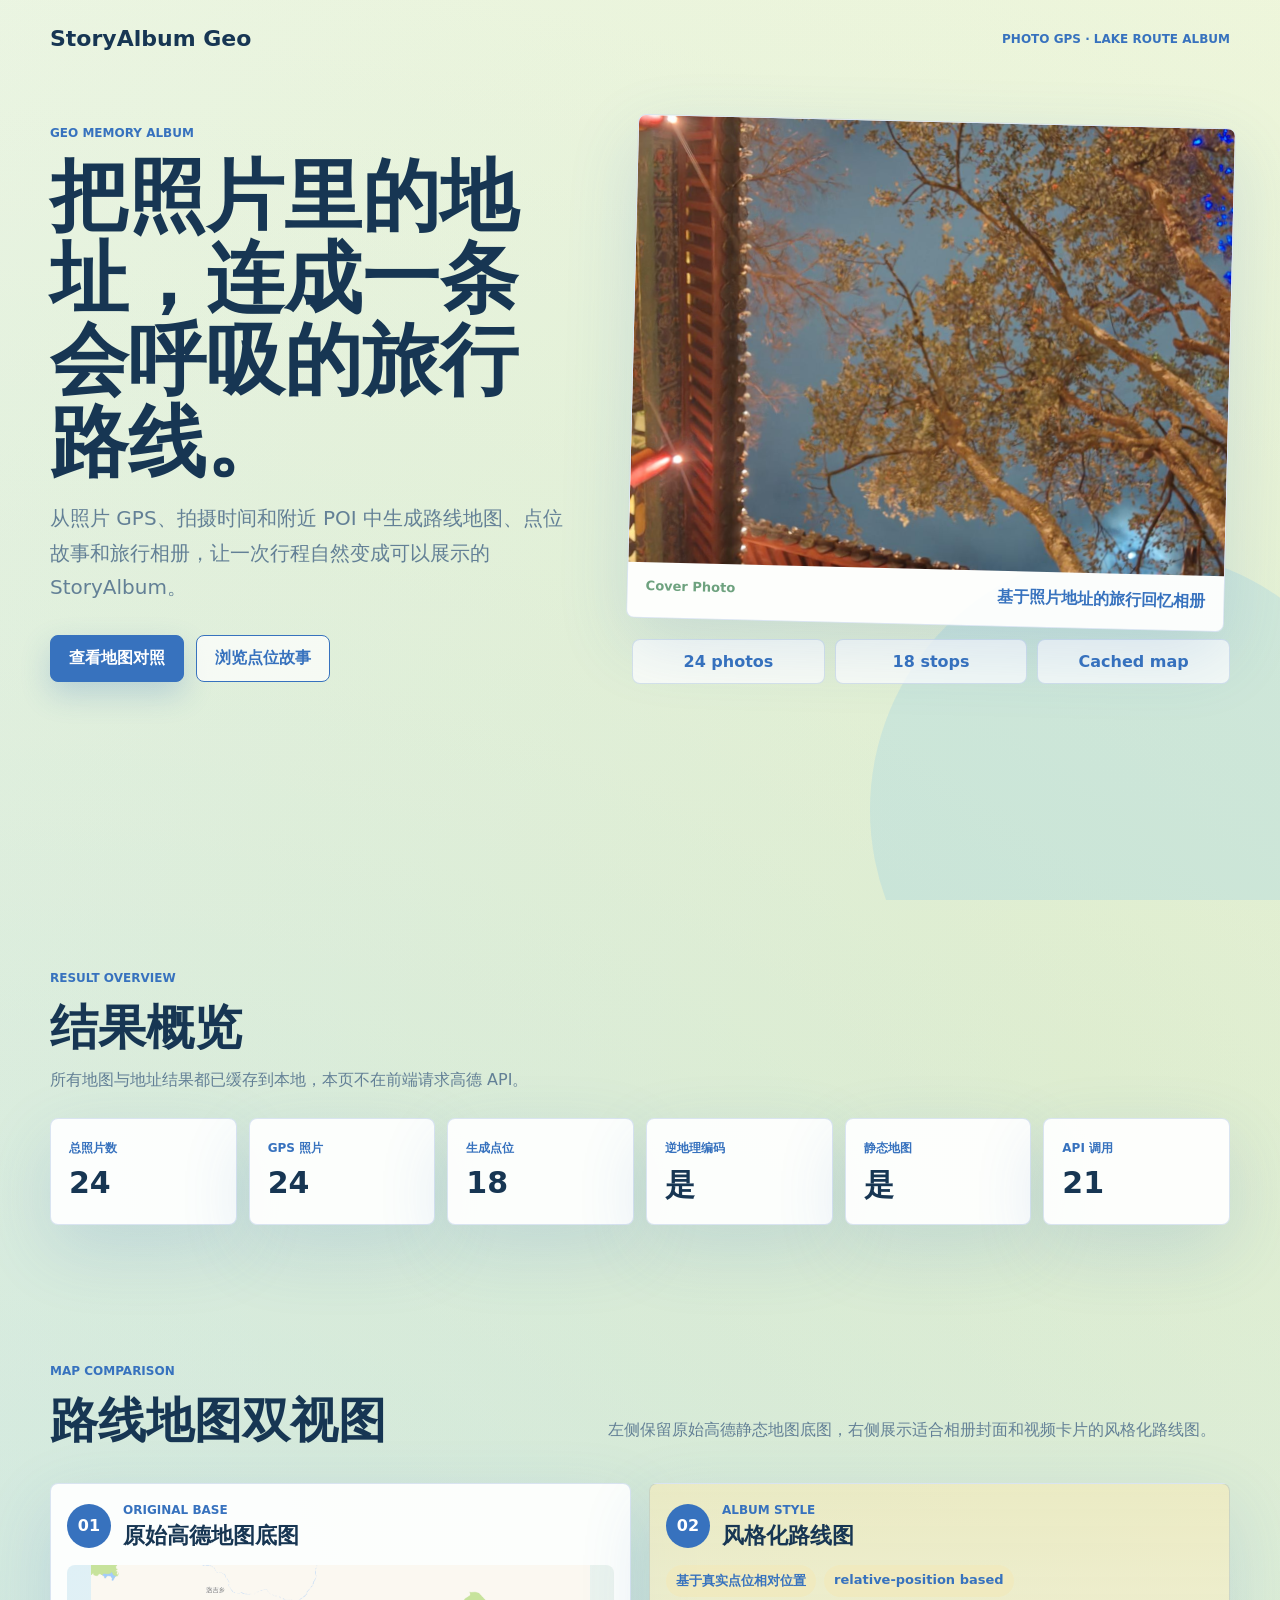
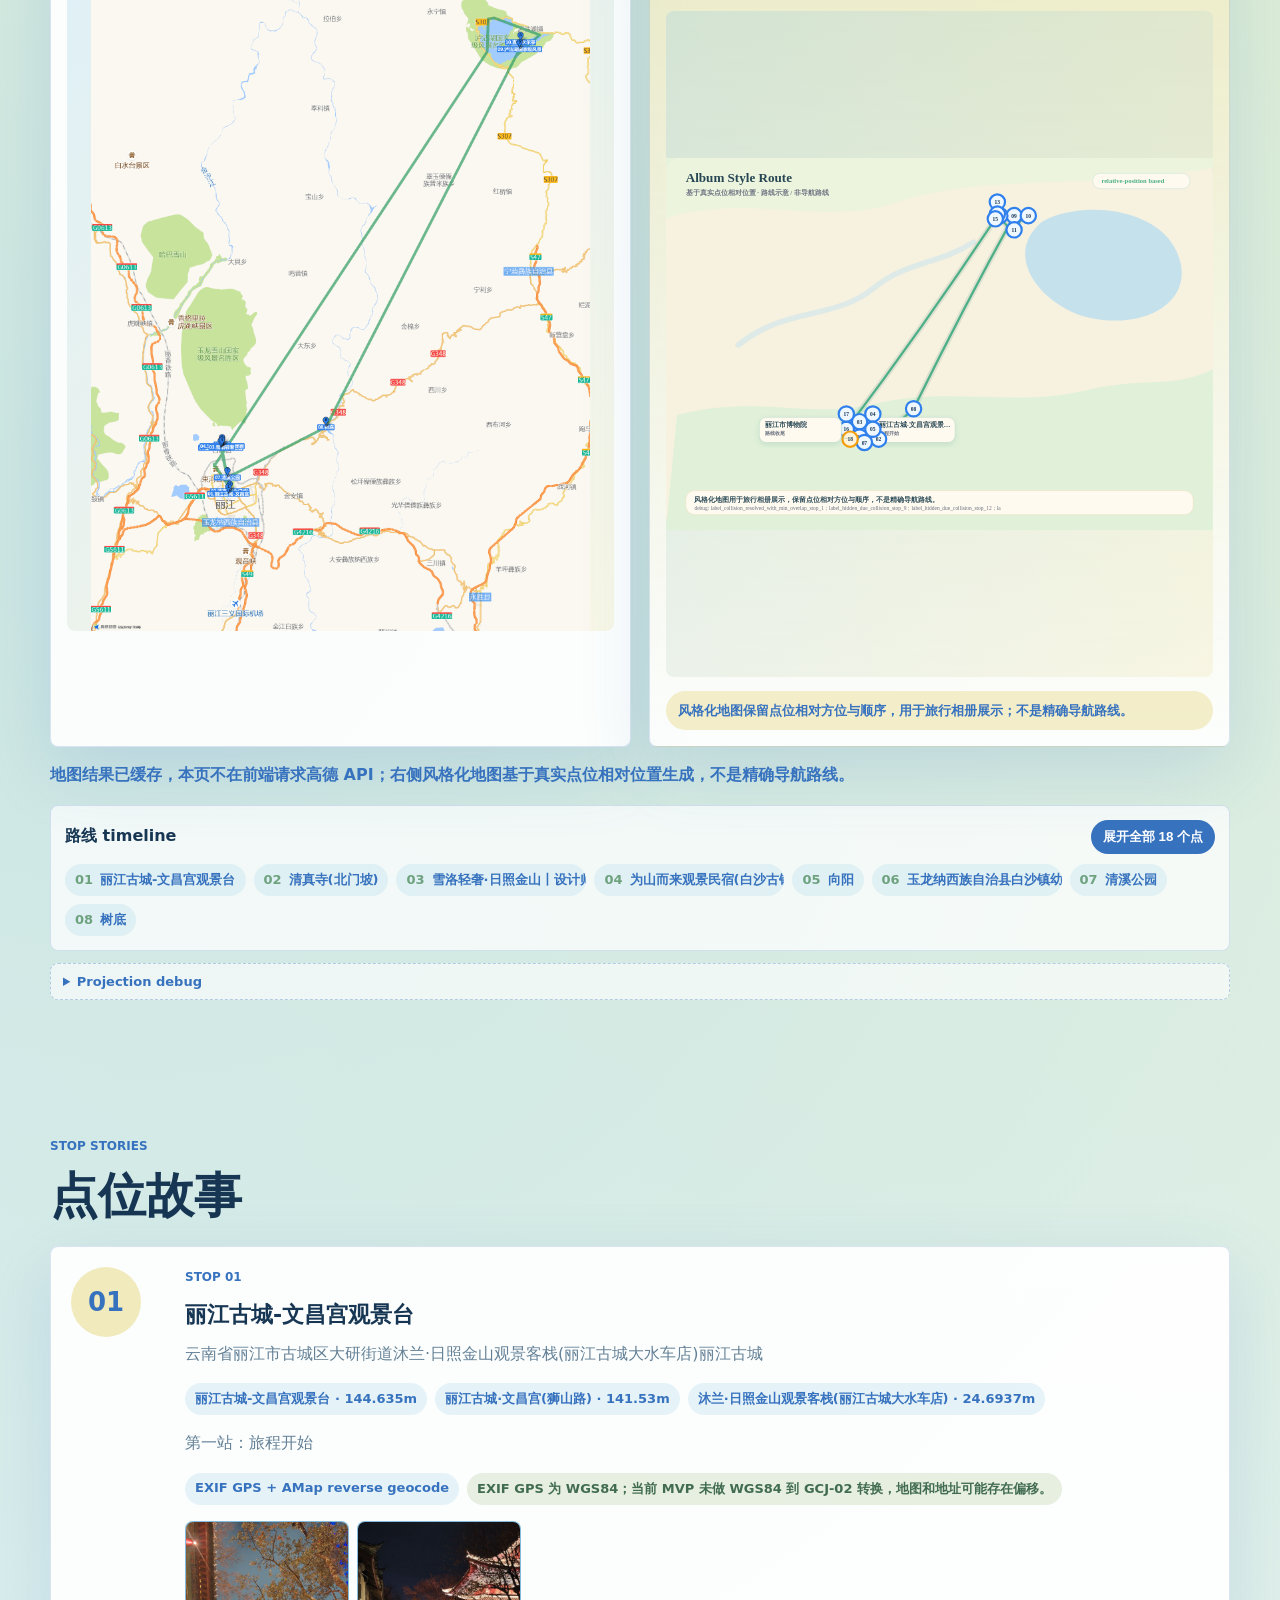
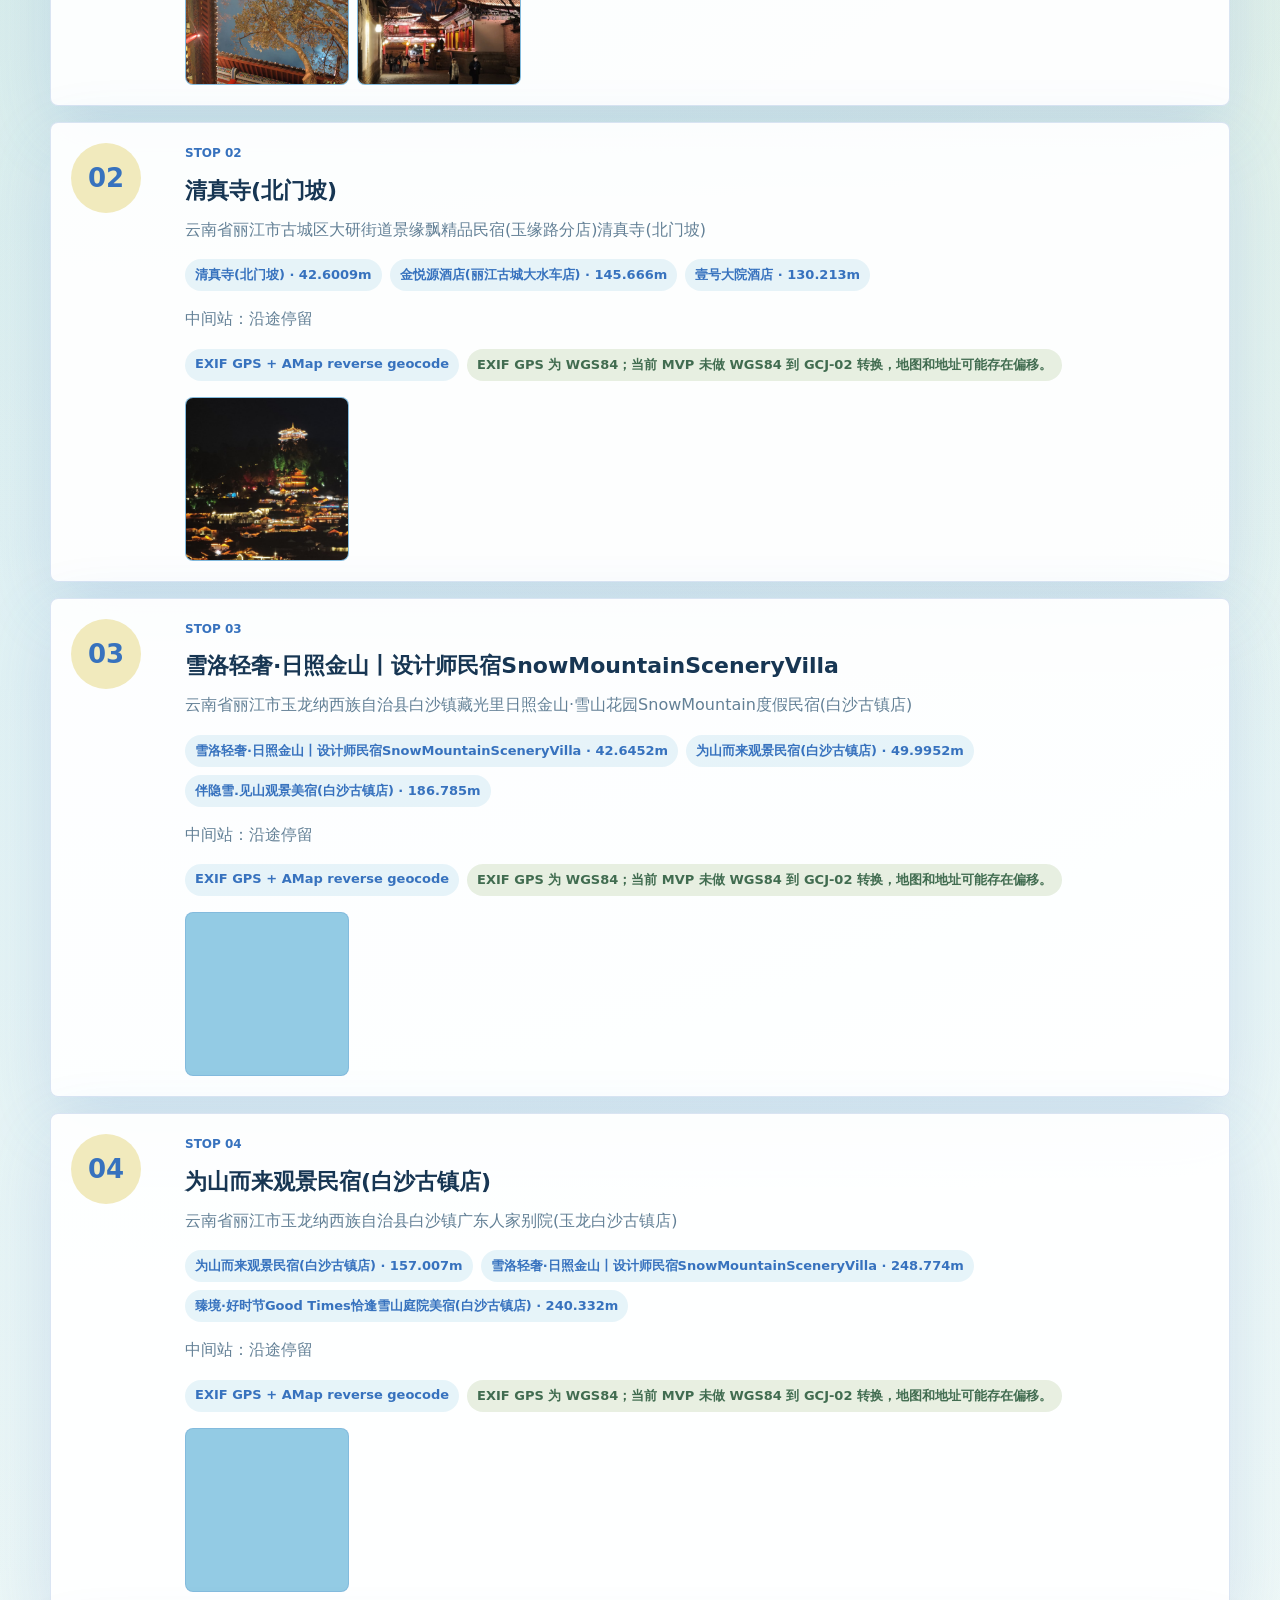
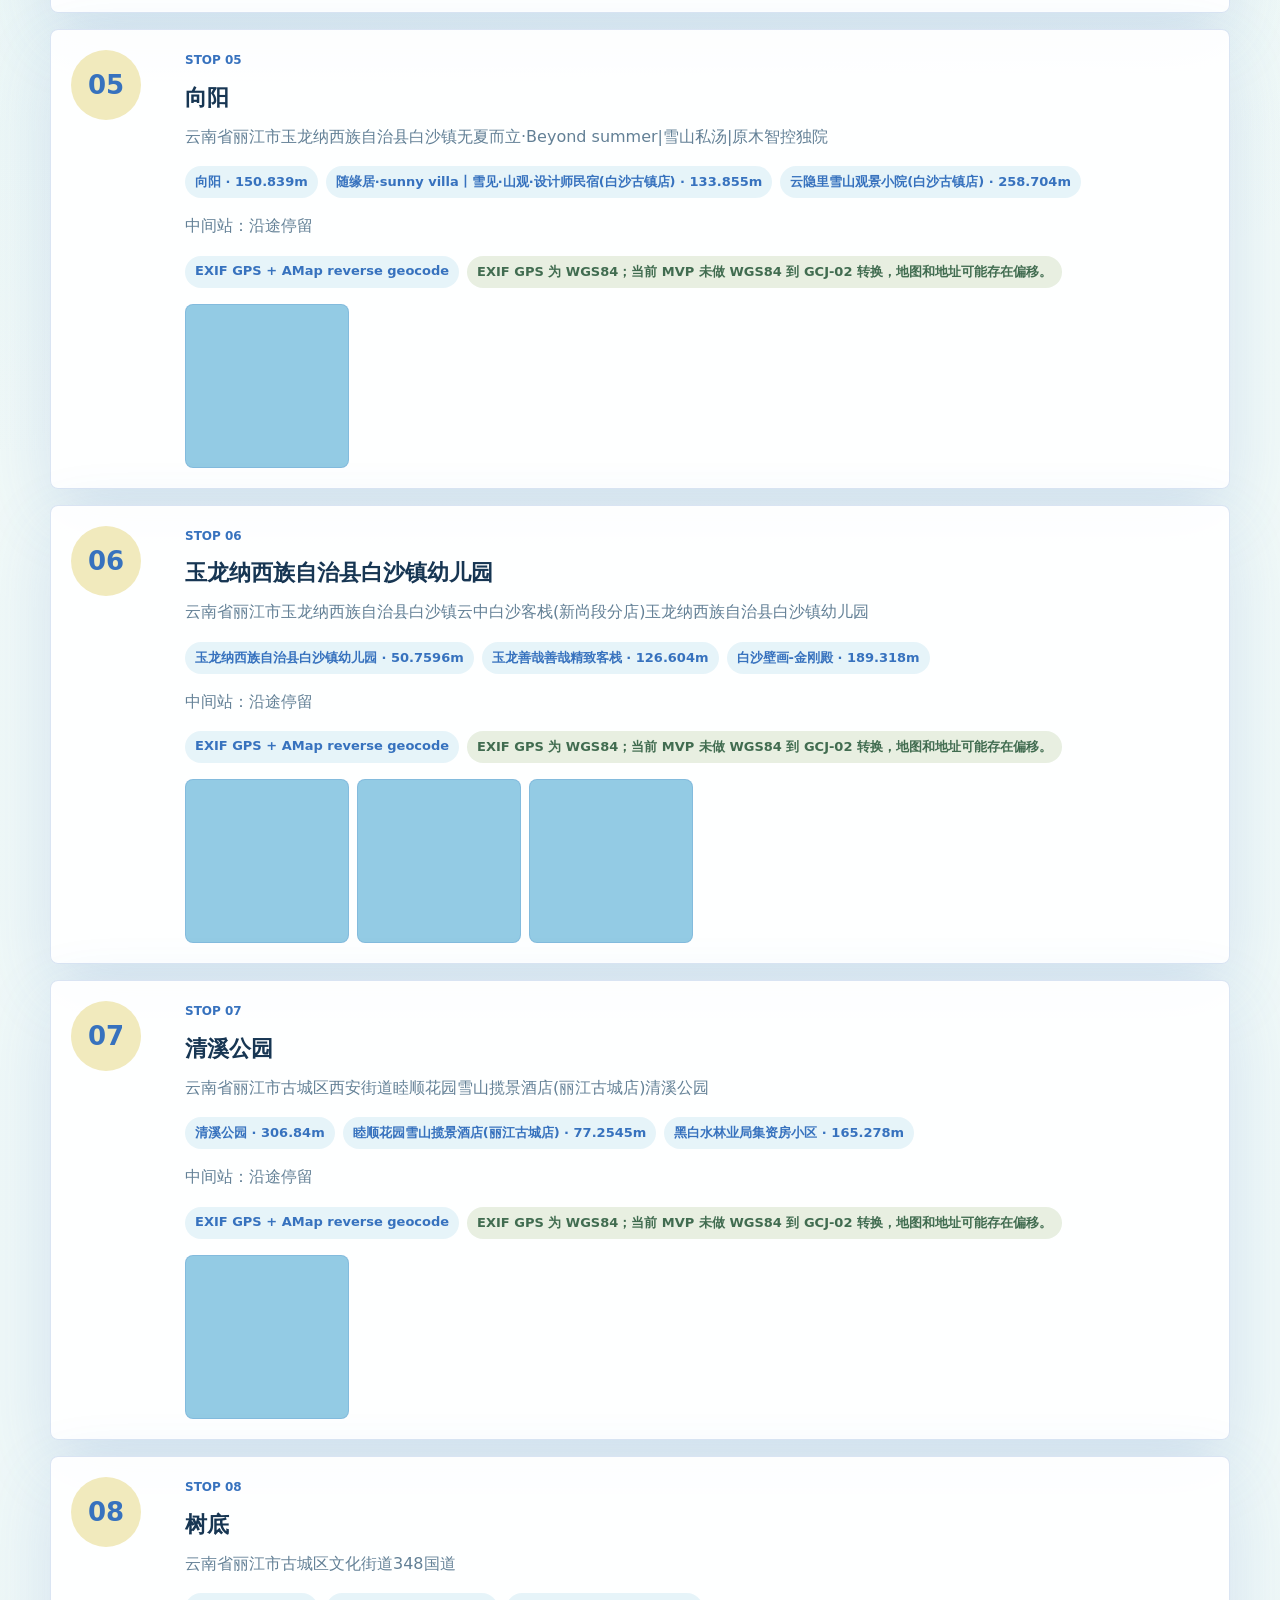
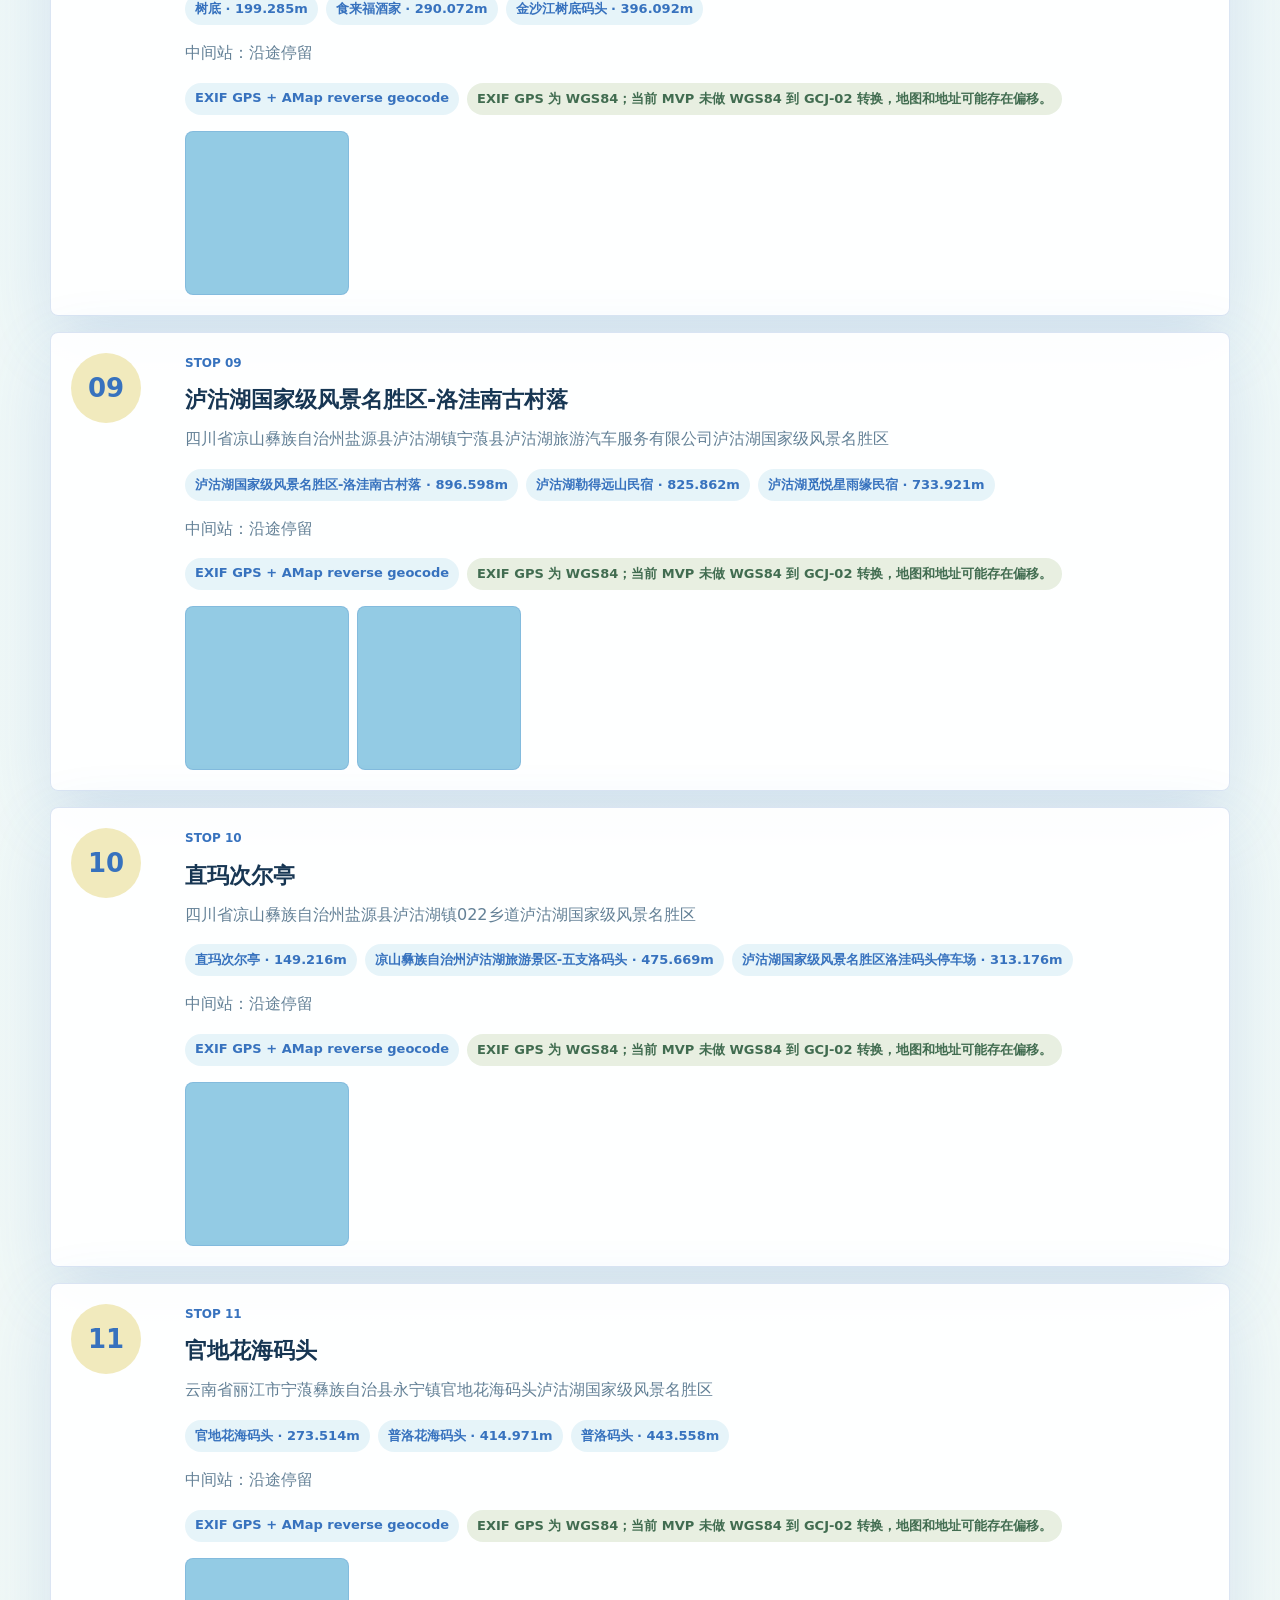
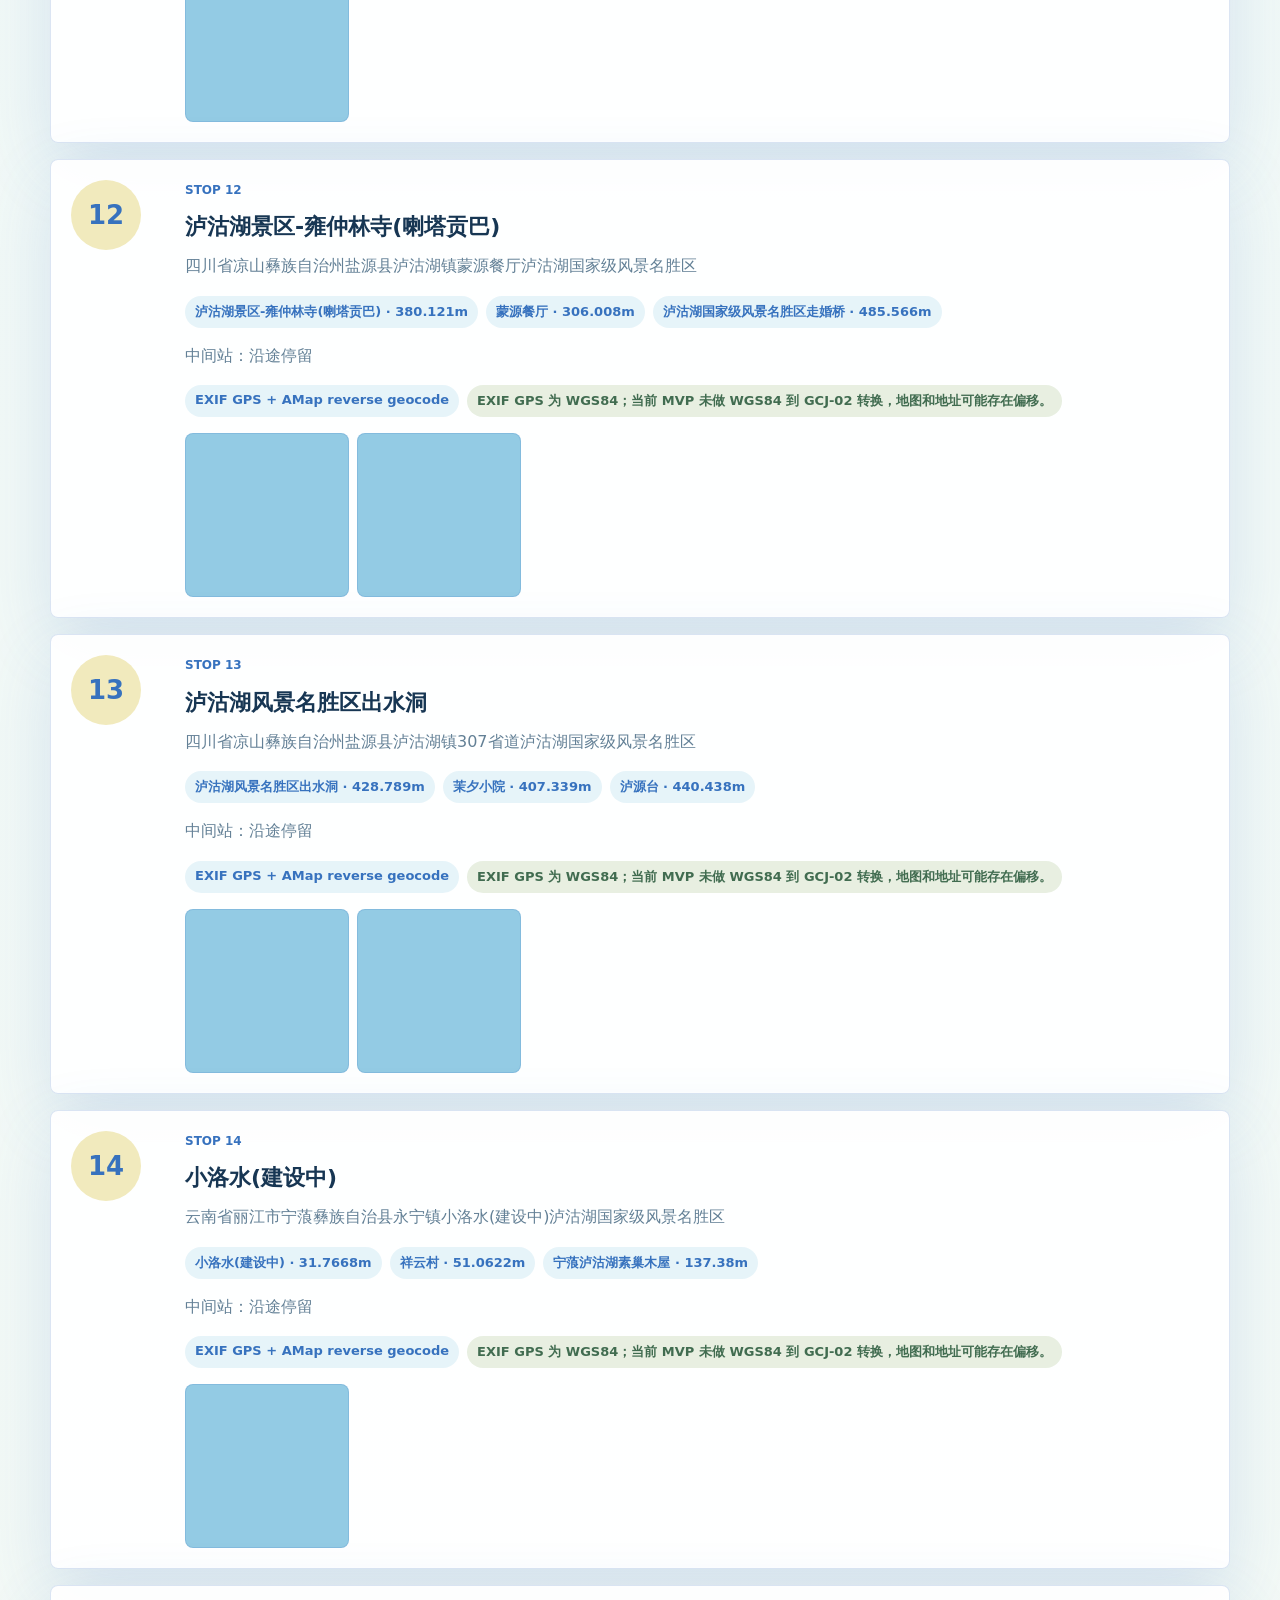
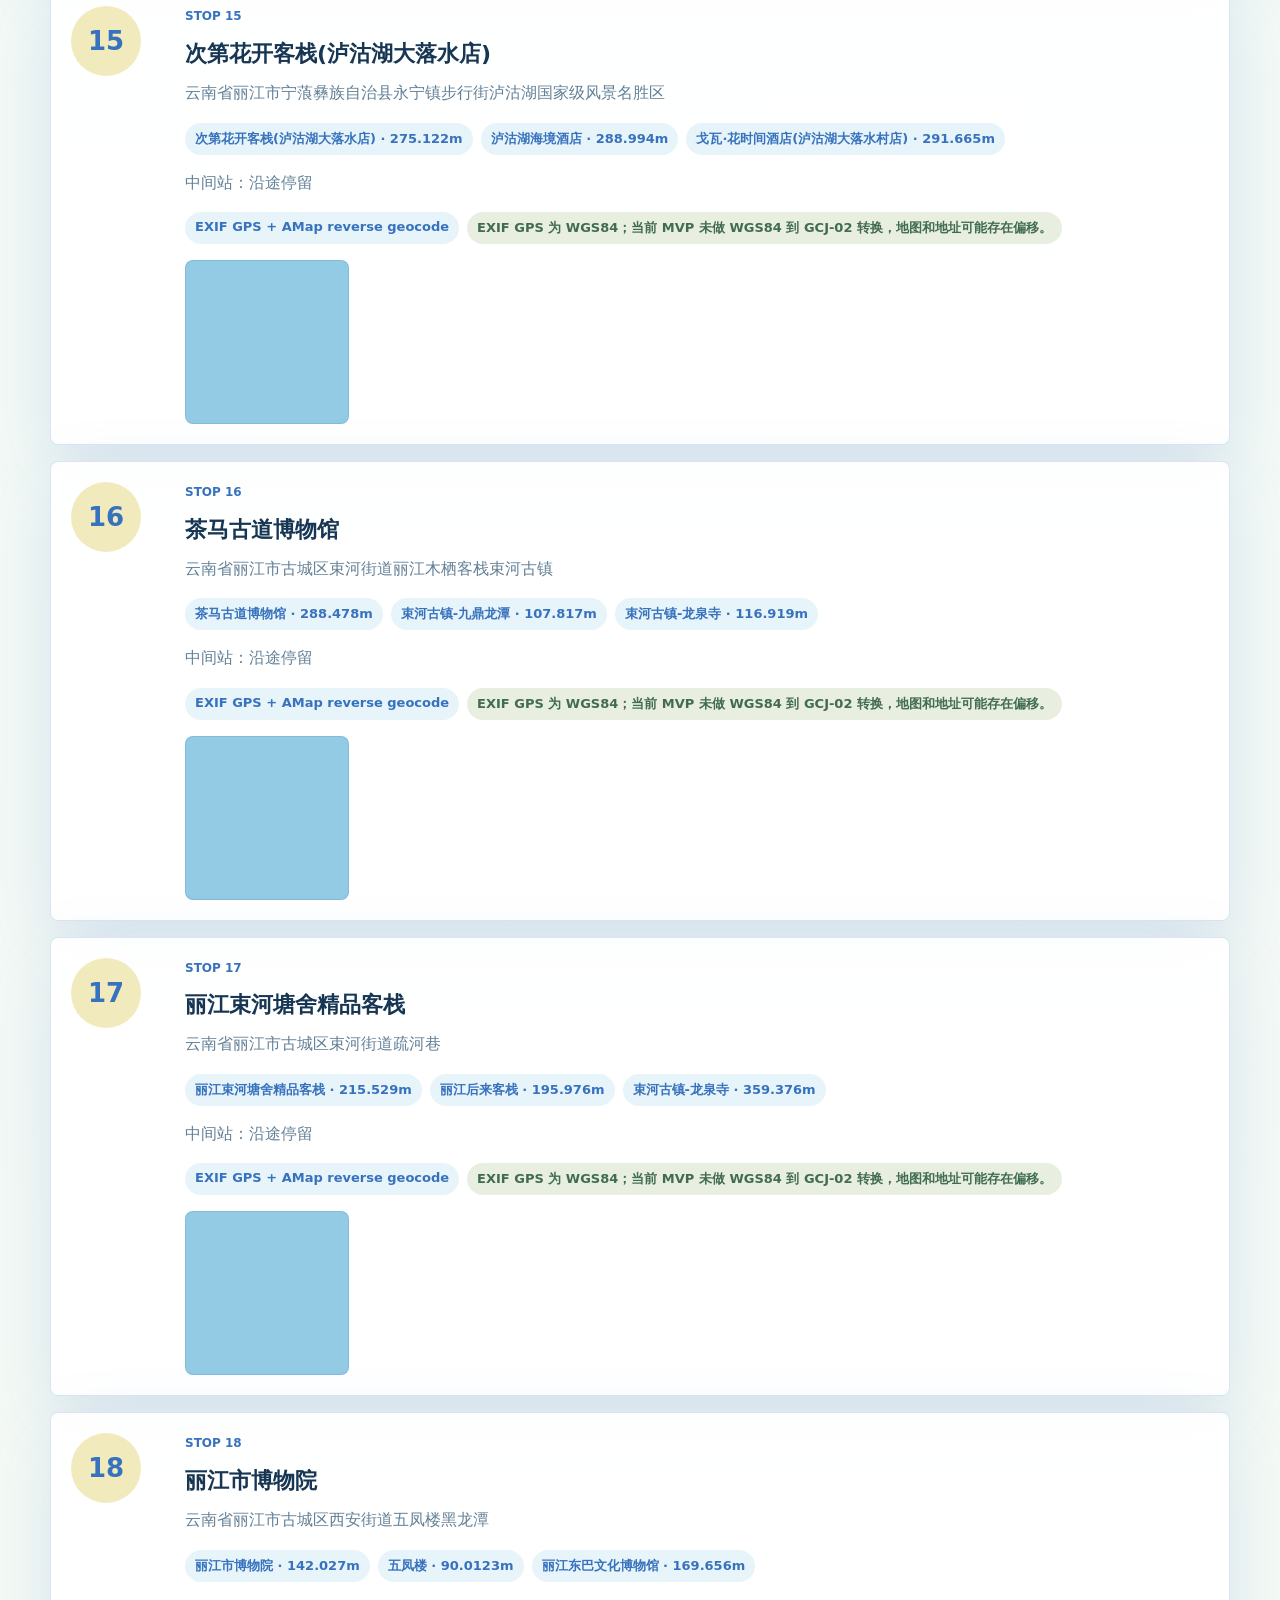
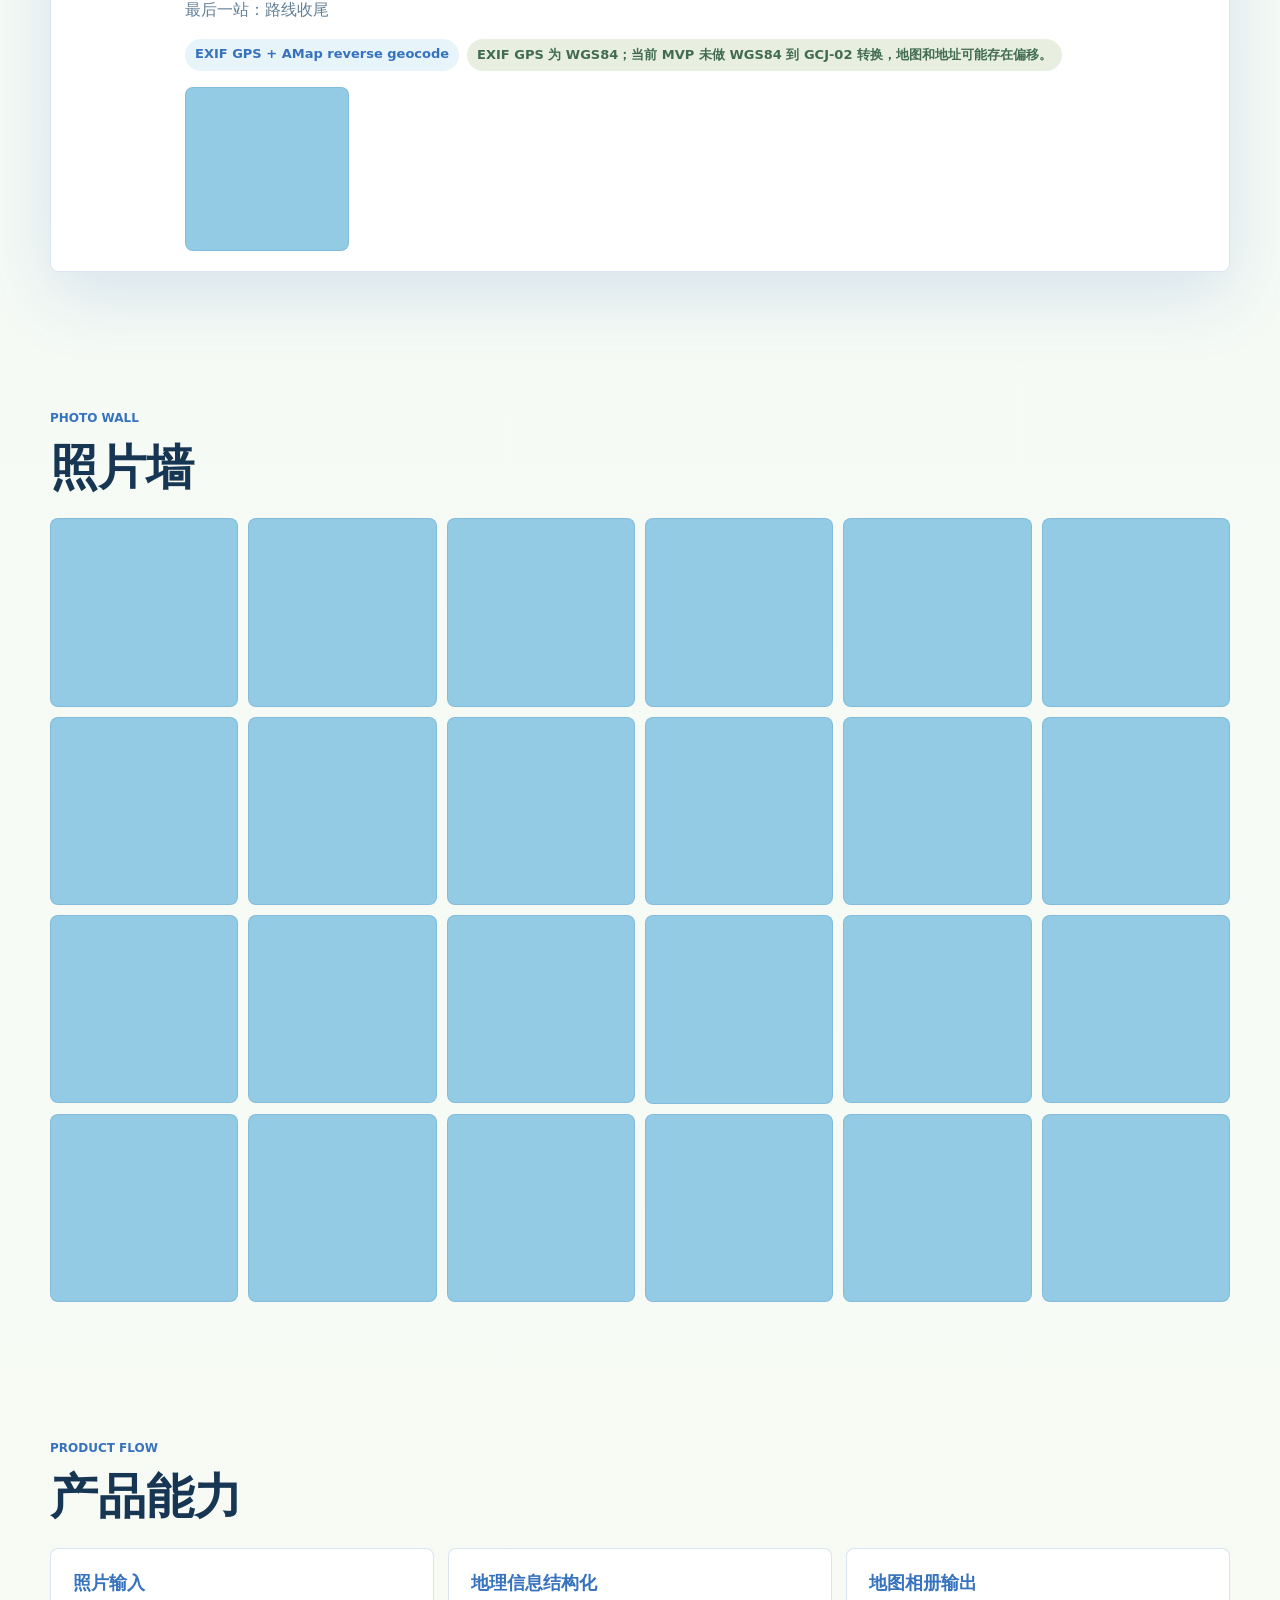
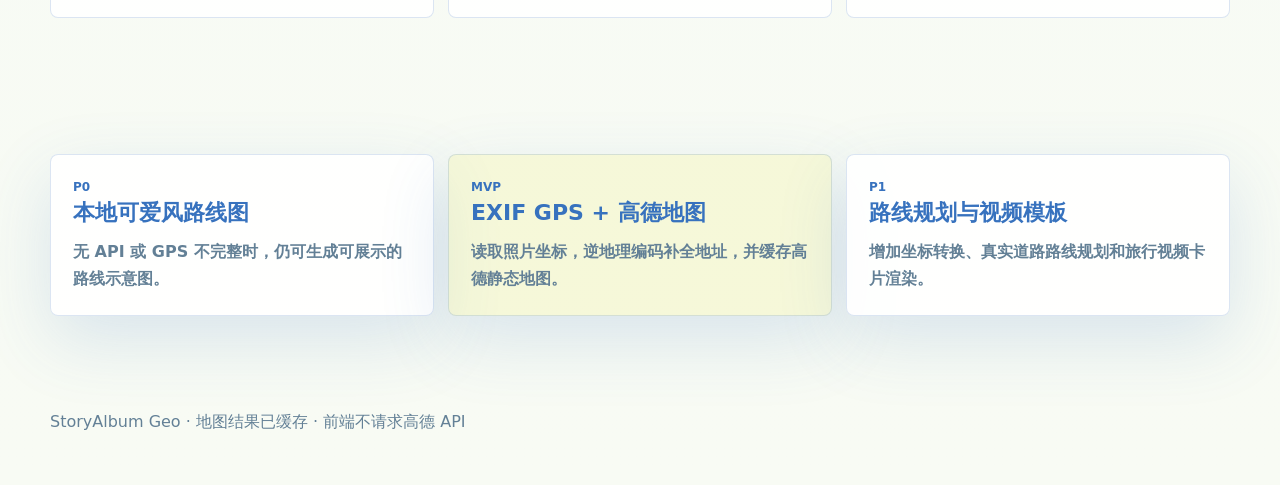
<file: index.html>
<!doctype html>
<html lang="zh-CN">
  <head>
    <meta charset="utf-8" />
    <meta http-equiv="refresh" content="0; url=demo-site/" />
    <meta name="viewport" content="width=device-width, initial-scale=1" />
    <title>StoryAlbum Geo</title>
  </head>
  <body>
    <a href="demo-site/">打开 StoryAlbum Geo</a>
  </body>
</html>
</file>
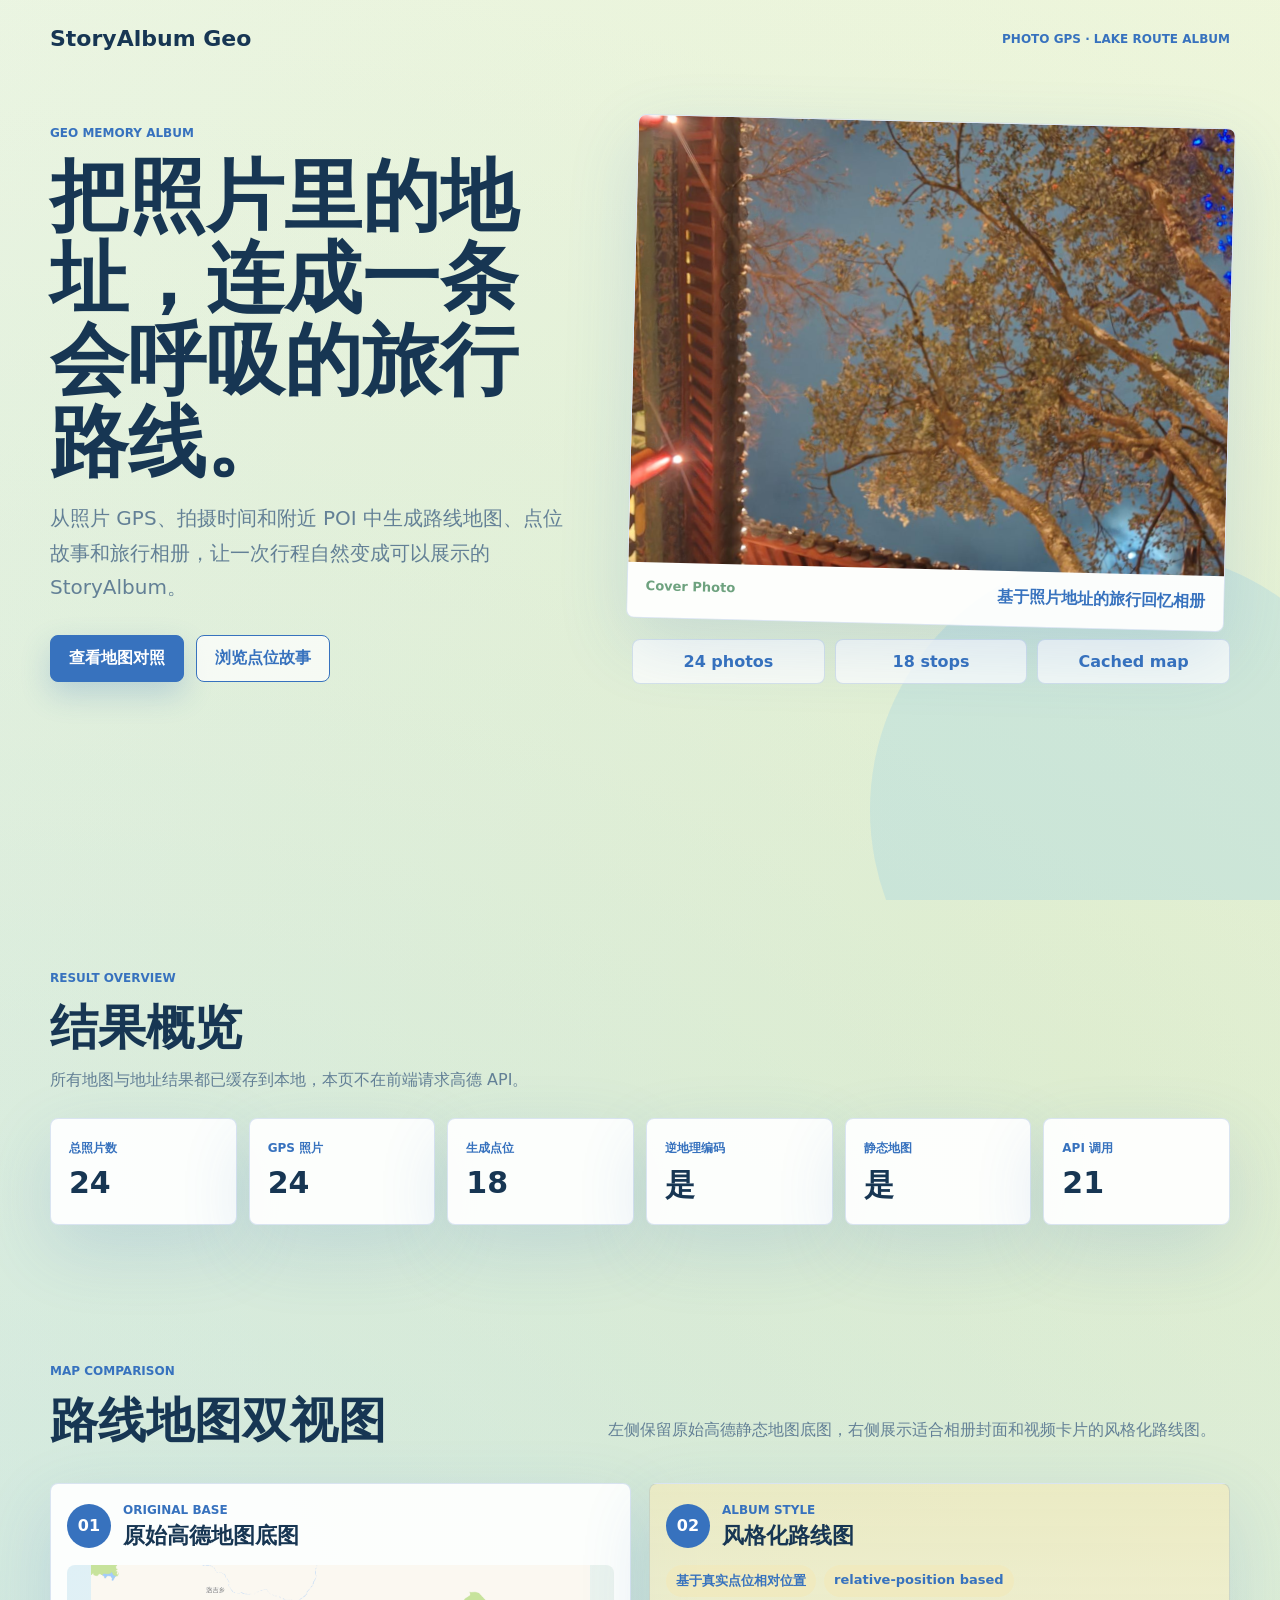
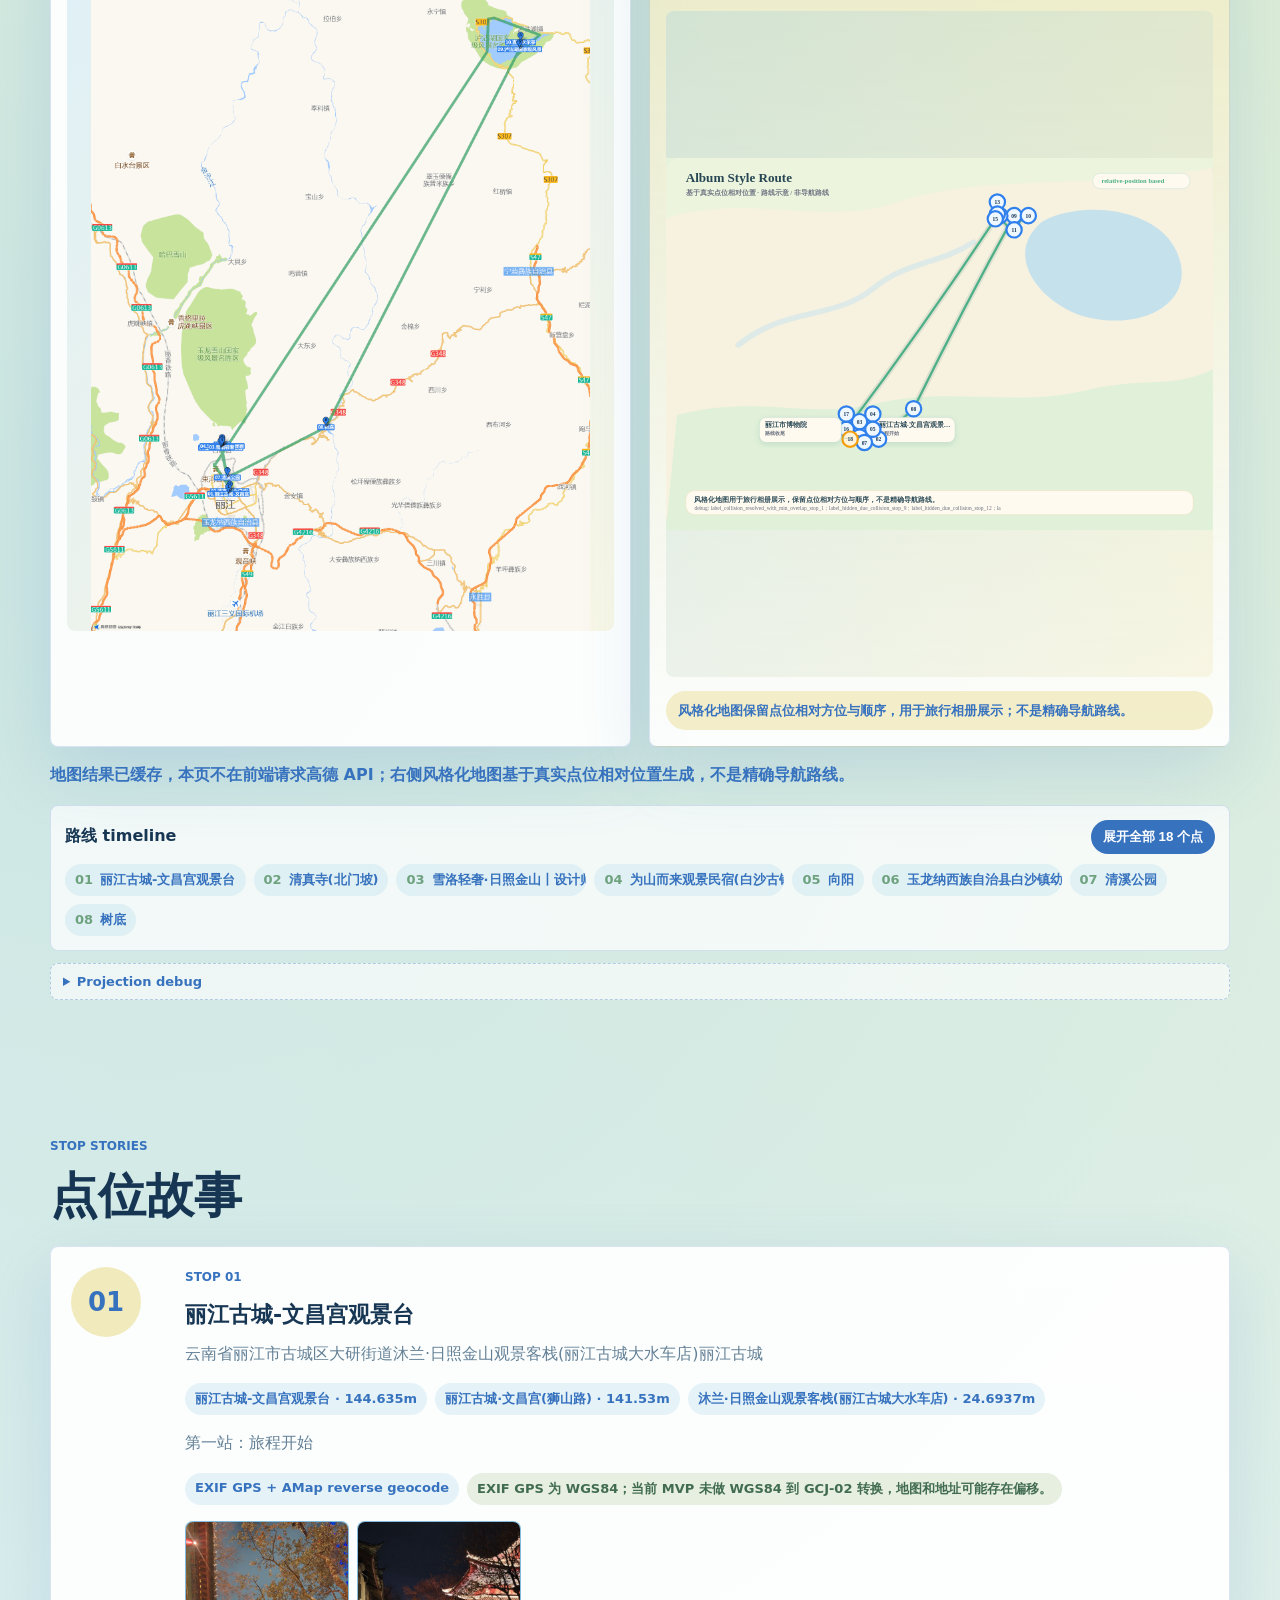
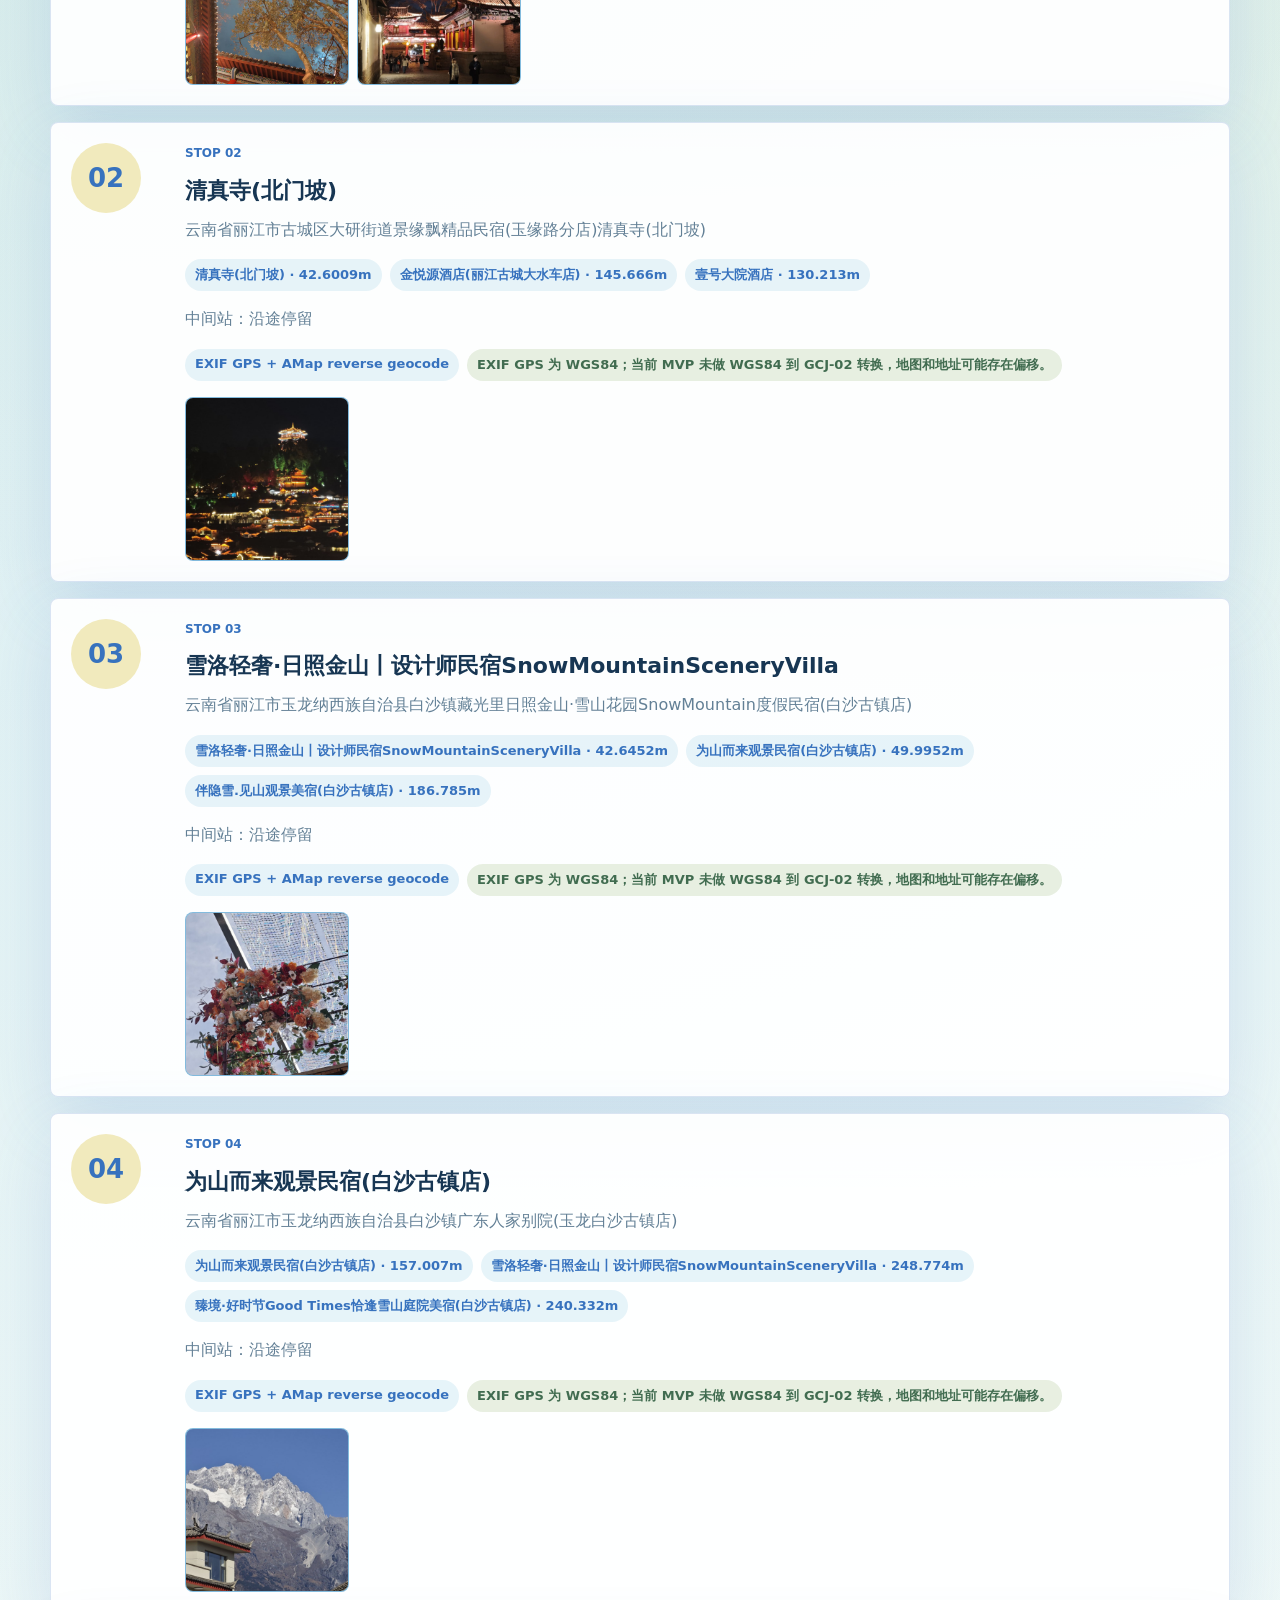
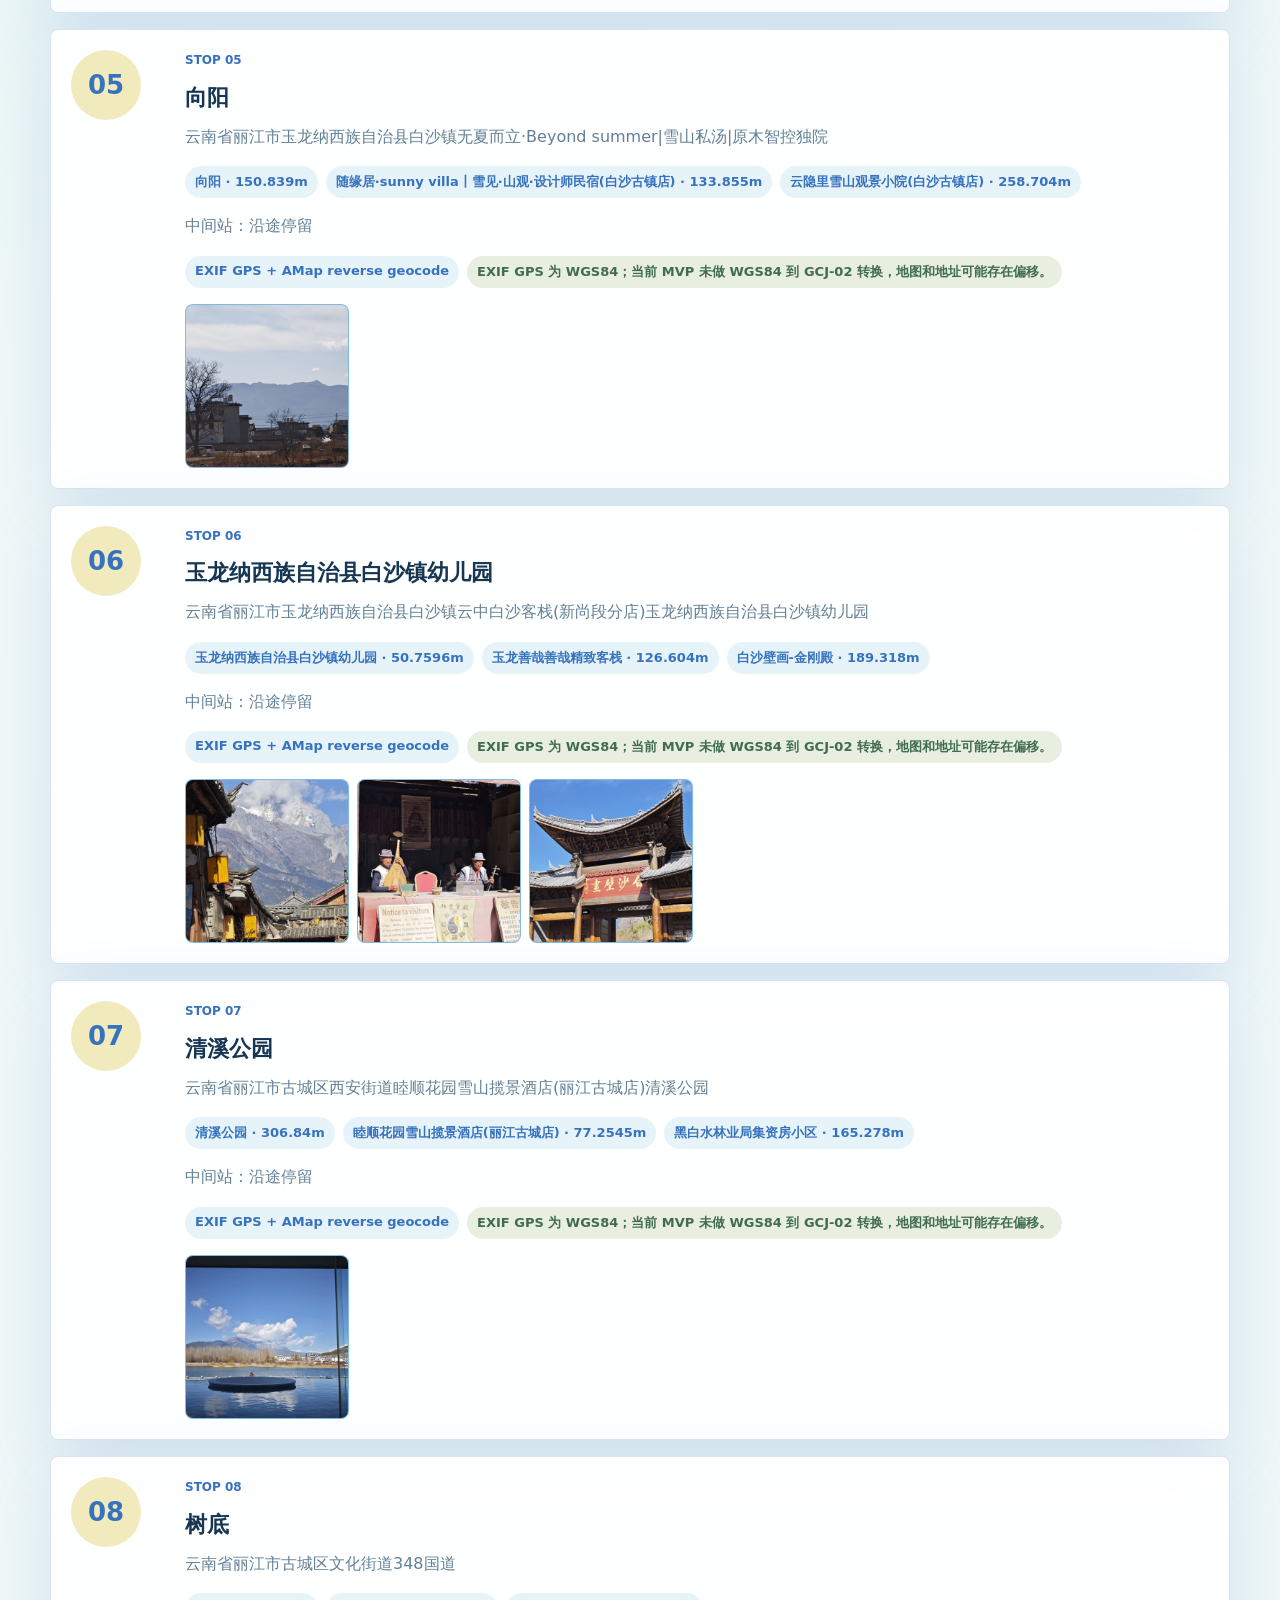
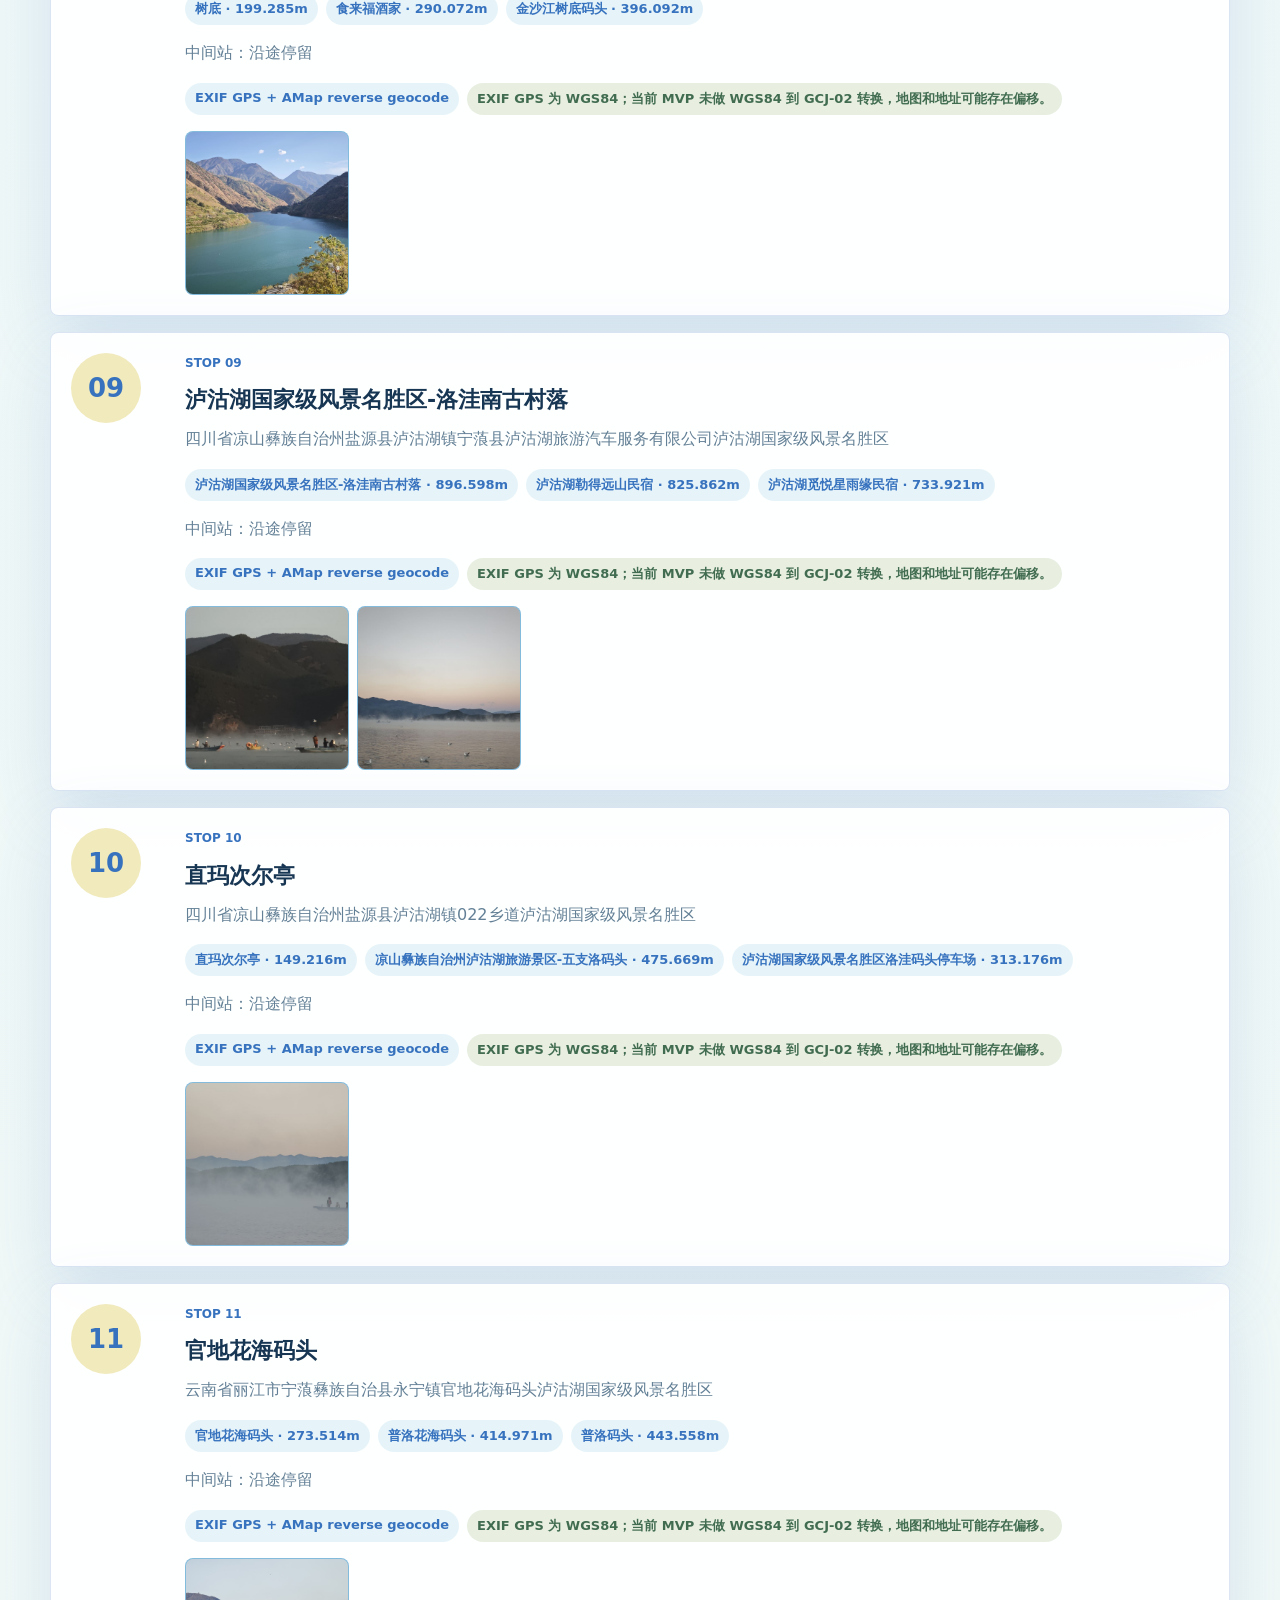
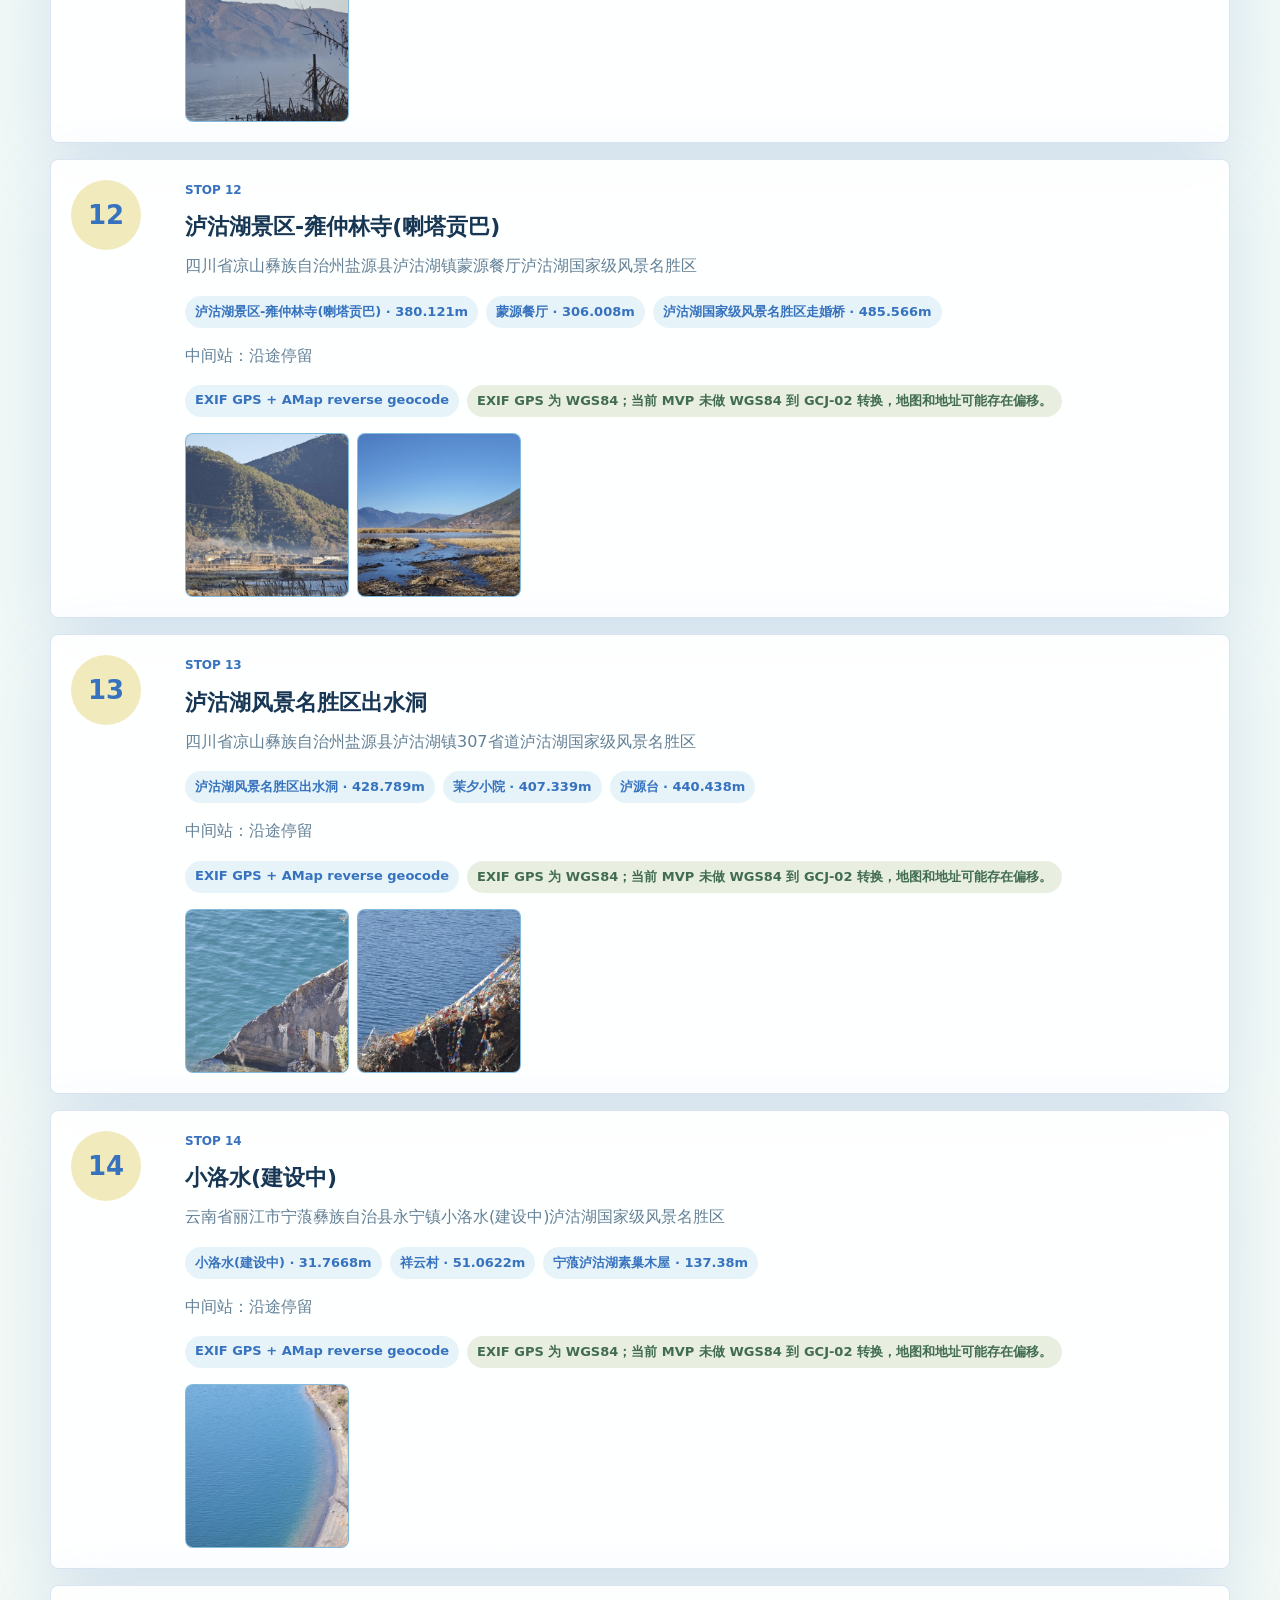
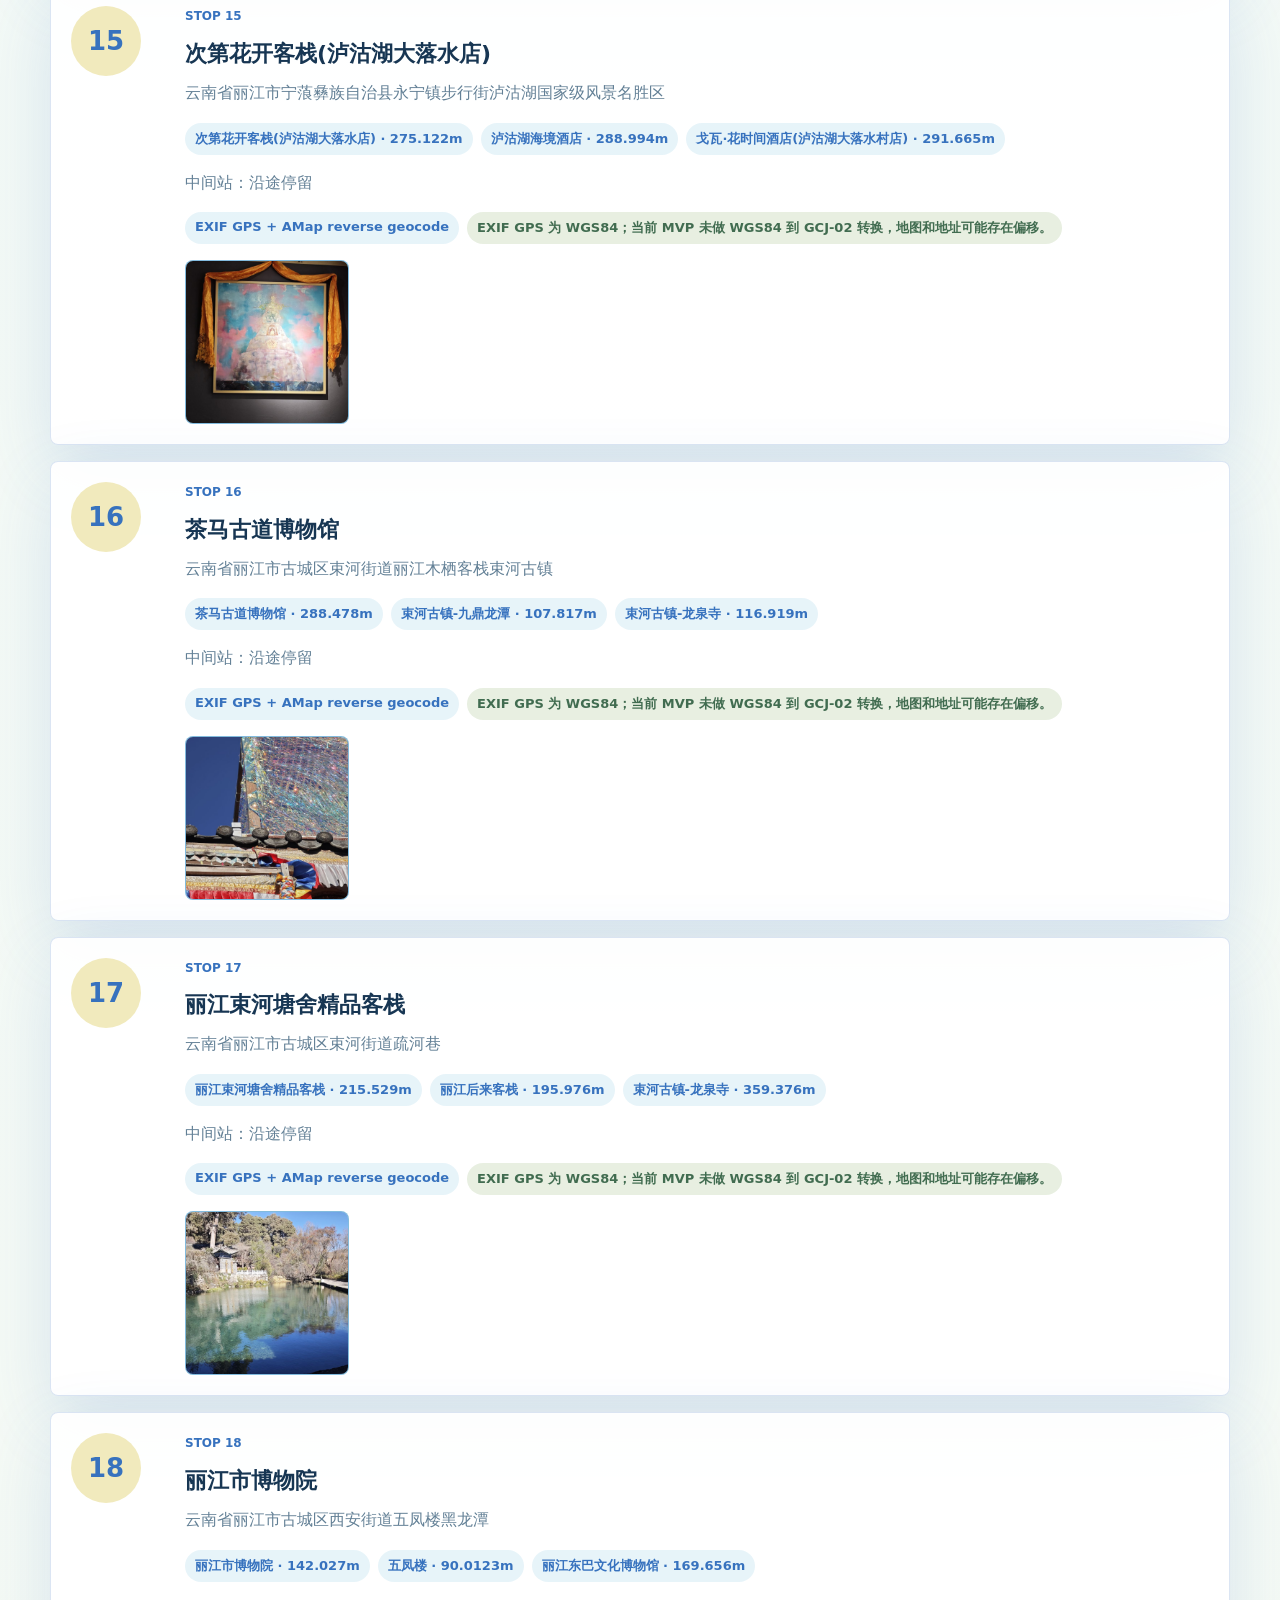
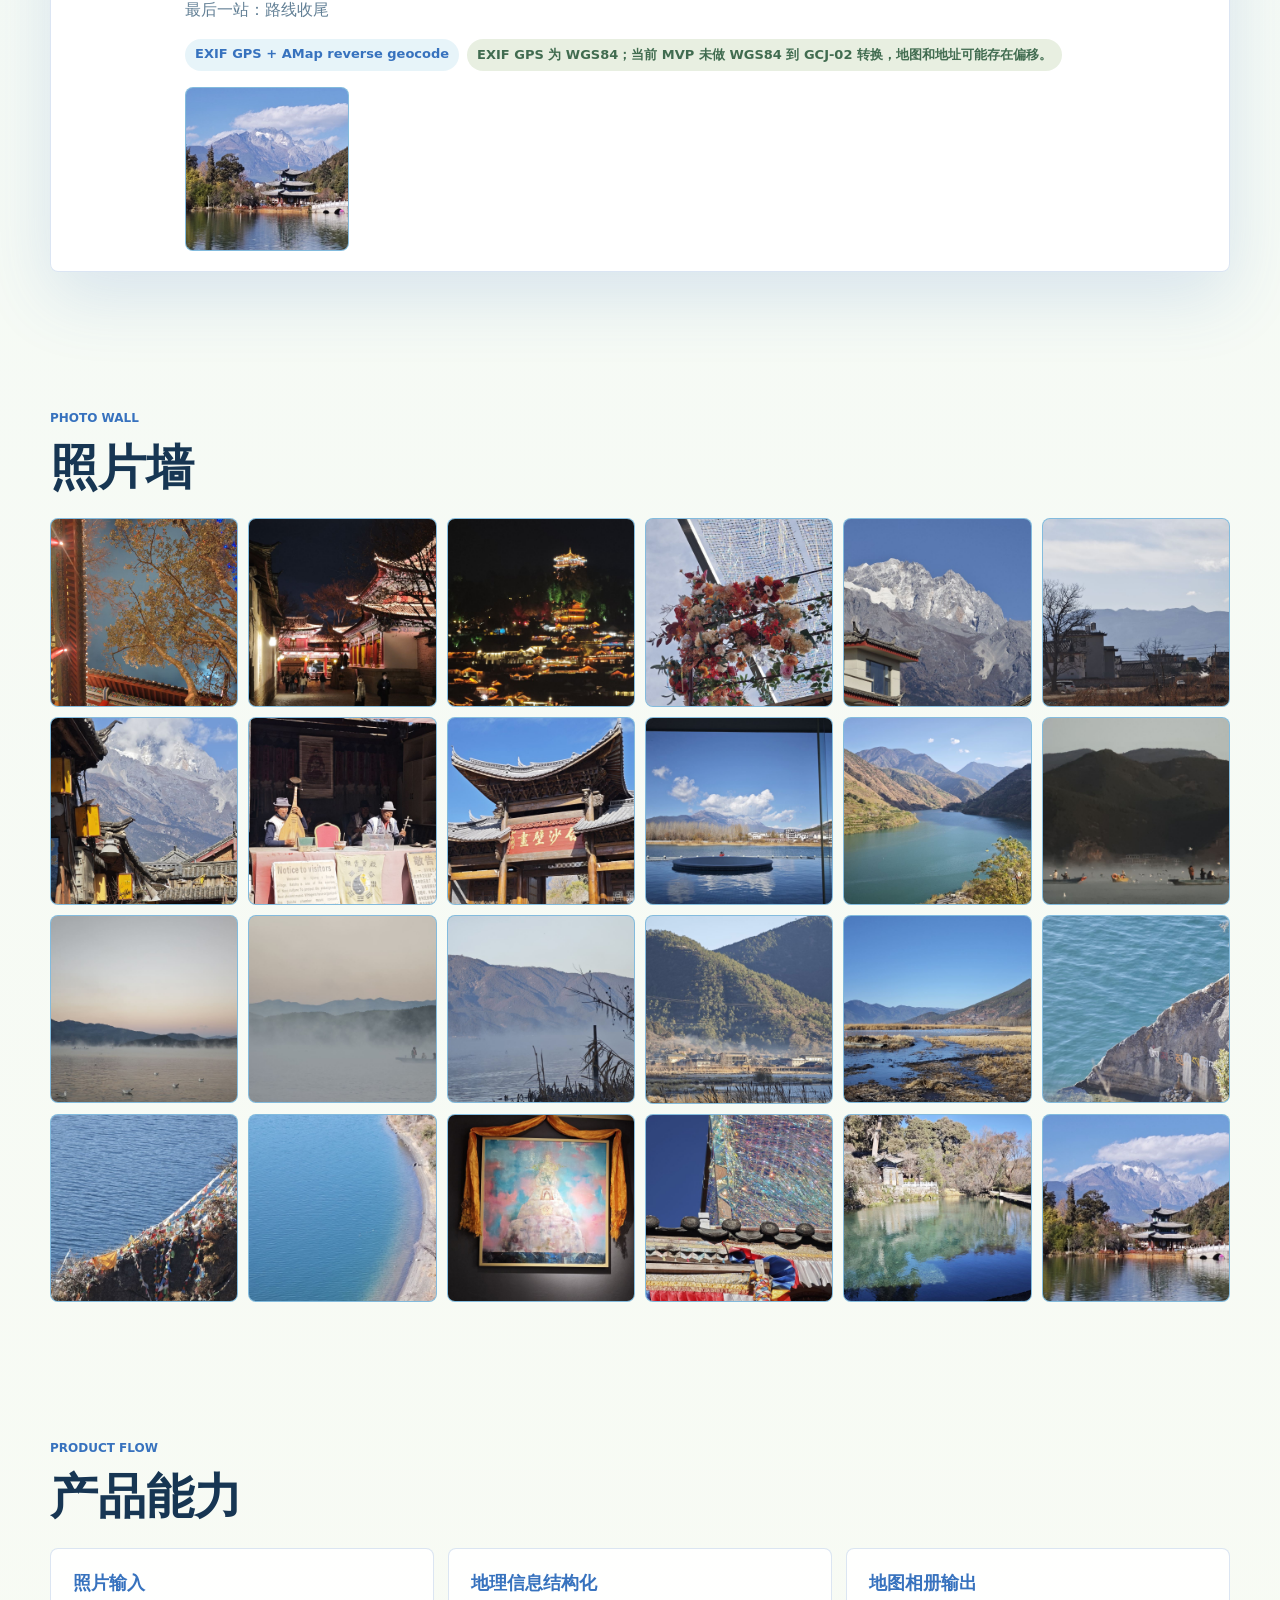
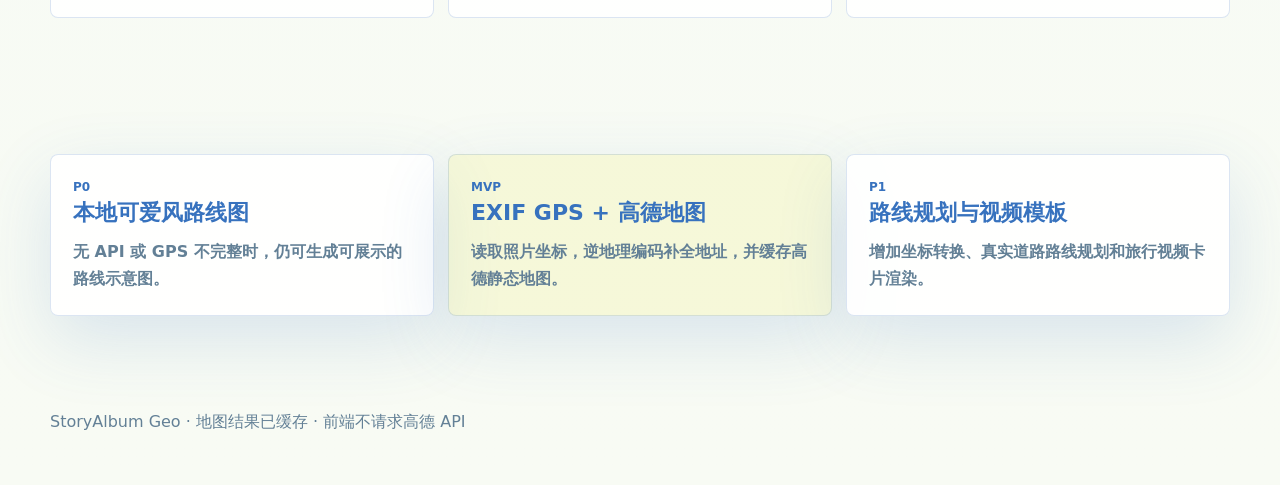
<file: demo-site/index.html>
<!doctype html>
<html lang="zh-CN">
  <head>
    <meta charset="utf-8" />
    <meta name="viewport" content="width=device-width, initial-scale=1" />
    <title>StoryAlbum Geo｜基于照片地址的旅行回忆相册</title>
    <link rel="stylesheet" href="styles.css" />
  </head>
  <body>
    <header class="hero">
      <nav class="nav">
        <strong>StoryAlbum Geo</strong>
        <span>Photo GPS · Lake Route Album</span>
      </nav>

      <section class="hero-grid">
        <div class="hero-copy">
          <p class="eyebrow">Geo Memory Album</p>
          <h1>把照片里的地址，连成一条会呼吸的旅行路线。</h1>
          <p class="subtitle">从照片 GPS、拍摄时间和附近 POI 中生成路线地图、点位故事和旅行相册，让一次行程自然变成可以展示的 StoryAlbum。</p>
          <div class="hero-actions">
            <a class="button primary" href="#route-map">查看地图对照</a>
            <a class="button secondary" href="#story-stops">浏览点位故事</a>
          </div>
        </div>

        <aside class="hero-board" aria-label="旅行相册封面和数据摘要">
          <figure class="cover-card">
            <img id="coverImage" alt="旅行相册封面" />
            <figcaption>
              <span>Cover Photo</span>
              <strong>基于照片地址的旅行回忆相册</strong>
            </figcaption>
          </figure>
          <div class="hero-stats">
            <span id="heroPhotoCount">24 photos</span>
            <span id="heroStopCount">18 stops</span>
            <span>Cached map</span>
          </div>
        </aside>
      </section>
    </header>

    <main>
      <section class="section overview">
        <div class="section-head">
          <p class="eyebrow">Result Overview</p>
          <h2>结果概览</h2>
          <p>所有地图与地址结果都已缓存到本地，本页不在前端请求高德 API。</p>
        </div>
        <div id="statsGrid" class="stats-grid"></div>
      </section>

      <section id="route-map" class="section map-section">
        <div class="section-head split-head">
          <div>
            <p class="eyebrow">Map Comparison</p>
            <h2>路线地图双视图</h2>
          </div>
          <p>左侧保留原始高德静态地图底图，右侧展示适合相册封面和视频卡片的风格化路线图。</p>
        </div>
        <div class="map-comparison">
          <article class="map-panel">
            <div class="panel-title">
              <span>01</span>
              <div>
                <p class="eyebrow">Original Base</p>
                <h3>原始高德地图底图</h3>
              </div>
            </div>
            <img id="amapRouteMap" alt="高德静态地图路线" />
          </article>
          <article class="map-panel stylized">
            <div class="panel-title">
              <span>02</span>
              <div>
                <p class="eyebrow">Album Style</p>
                <h3>风格化路线图</h3>
              </div>
            </div>
            <div class="map-badges">
              <span>基于真实点位相对位置</span>
              <span>relative-position based</span>
            </div>
            <img id="styledRouteMap" alt="风格化旅行路线图" />
            <p class="panel-note">风格化地图保留点位相对方位与顺序，用于旅行相册展示；不是精确导航路线。</p>
          </article>
        </div>
        <p id="mapNote" class="map-note">地图结果已缓存，本页不在前端请求高德 API。</p>
        <div class="route-timeline-block">
          <div class="timeline-head">
            <strong>路线 timeline</strong>
            <button id="toggleRouteTimeline" type="button">展开全部</button>
          </div>
          <div id="routeTimeline" class="route-timeline"></div>
        </div>
        <details id="projectionDebug" class="debug-panel">
          <summary>Projection debug</summary>
          <pre>等待本地投影元数据...</pre>
        </details>
      </section>

      <section id="story-stops" class="section">
        <div class="section-head">
          <p class="eyebrow">Stop Stories</p>
          <h2>点位故事</h2>
        </div>
        <div id="stopsList" class="stops-list"></div>
      </section>

      <section class="section">
        <div class="section-head">
          <p class="eyebrow">Photo Wall</p>
          <h2>照片墙</h2>
        </div>
        <div id="photoWall" class="photo-wall"></div>
      </section>

      <section class="section capability">
        <div class="section-head">
          <p class="eyebrow">Product Flow</p>
          <h2>产品能力</h2>
        </div>
        <div class="step-row">
          <span>照片输入</span>
          <span>地理信息结构化</span>
          <span>地图相册输出</span>
        </div>
      </section>

      <section class="section roadmap">
        <article>
          <p class="eyebrow">P0</p>
          <h3>本地可爱风路线图</h3>
          <p>无 API 或 GPS 不完整时，仍可生成可展示的路线示意图。</p>
        </article>
        <article>
          <p class="eyebrow">MVP</p>
          <h3>EXIF GPS + 高德地图</h3>
          <p>读取照片坐标，逆地理编码补全地址，并缓存高德静态地图。</p>
        </article>
        <article>
          <p class="eyebrow">P1</p>
          <h3>路线规划与视频模板</h3>
          <p>增加坐标转换、真实道路路线规划和旅行视频卡片渲染。</p>
        </article>
      </section>
    </main>

    <footer>StoryAlbum Geo · 地图结果已缓存 · 前端不请求高德 API</footer>
    <script src="data/geo_album.js"></script>
    <script src="app.js"></script>
  </body>
</html>
</file>
<file: demo-site/styles.css>
:root {
  color-scheme: light;
  --lake-blue-deep: #3772BE;
  --lake-blue-mid: #529FCD;
  --lake-blue-light: #93CBE4;
  --leaf-green: #6EA27F;
  --sage-green-light: #ACC794;
  --soft-yellow: #EDED8B;
  --cream-yellow: #F1EABD;
  --bg: #f8fbf4;
  --panel: rgba(255, 255, 255, 0.92);
  --text: #173653;
  --muted: #638096;
  --line: rgba(55, 114, 190, 0.18);
  --shadow: 0 24px 70px rgba(55, 114, 190, 0.16);
  font-family: "Microsoft YaHei", "PingFang SC", "Noto Sans CJK SC", system-ui, sans-serif;
}

* {
  box-sizing: border-box;
}

html {
  scroll-behavior: smooth;
}

body {
  margin: 0;
  background:
    radial-gradient(circle at 8% 16%, rgba(147, 203, 228, 0.42), transparent 28%),
    radial-gradient(circle at 86% 8%, rgba(237, 237, 139, 0.42), transparent 24%),
    linear-gradient(180deg, #fbfff7 0%, #eff8f8 46%, #f8fbf4 100%);
  color: var(--text);
}

img {
  display: block;
  max-width: 100%;
}

a {
  color: var(--lake-blue-deep);
}

.nav,
.hero-grid,
.section,
footer {
  width: min(1180px, calc(100% - 48px));
  margin: 0 auto;
}

.hero {
  min-height: 100vh;
  position: relative;
  overflow: hidden;
}

.hero::after {
  content: "";
  position: absolute;
  right: -110px;
  bottom: -170px;
  width: 520px;
  height: 520px;
  border-radius: 50%;
  background: rgba(147, 203, 228, 0.28);
  pointer-events: none;
}

.nav {
  position: relative;
  z-index: 1;
  display: flex;
  justify-content: space-between;
  align-items: center;
  padding: 26px 0;
}

.nav strong {
  font-size: 22px;
}

.nav span,
.eyebrow {
  color: var(--lake-blue-deep);
  font-size: 12px;
  font-weight: 900;
  letter-spacing: 0;
  text-transform: uppercase;
}

.hero-grid {
  position: relative;
  z-index: 1;
  display: grid;
  grid-template-columns: minmax(320px, 0.94fr) minmax(420px, 1.06fr);
  gap: 52px;
  align-items: center;
  padding: 44px 0 78px;
}

h1,
h2,
h3,
p {
  margin-top: 0;
}

h1 {
  max-width: 740px;
  margin-bottom: 18px;
  font-size: clamp(44px, 6.2vw, 78px);
  line-height: 1.05;
  letter-spacing: 0;
}

h2 {
  margin-bottom: 12px;
  font-size: clamp(30px, 4vw, 48px);
  line-height: 1.12;
}

h3 {
  margin-bottom: 10px;
  font-size: 22px;
}

p {
  color: var(--muted);
  font-size: 16px;
  line-height: 1.72;
}

.subtitle {
  max-width: 610px;
  font-size: 20px;
}

.hero-actions {
  display: flex;
  flex-wrap: wrap;
  gap: 12px;
  margin-top: 30px;
}

.button {
  min-height: 46px;
  padding: 12px 18px;
  border: 1px solid var(--lake-blue-deep);
  border-radius: 8px;
  font-weight: 900;
  text-decoration: none;
}

.button.primary {
  background: var(--lake-blue-deep);
  color: #ffffff;
  box-shadow: 0 12px 30px rgba(55, 114, 190, 0.24);
}

.button.secondary {
  background: rgba(255, 255, 255, 0.72);
  color: var(--lake-blue-deep);
}

.hero-board {
  display: grid;
  gap: 14px;
}

.cover-card,
.map-panel,
.stop-card,
.roadmap article,
.stat-card {
  border: 1px solid var(--line);
  border-radius: 8px;
  background: var(--panel);
  box-shadow: var(--shadow);
}

.cover-card {
  margin: 0;
  overflow: hidden;
  transform: rotate(1.4deg);
}

.cover-card img {
  width: 100%;
  aspect-ratio: 4 / 3;
  object-fit: cover;
  background: linear-gradient(135deg, var(--lake-blue-light), var(--cream-yellow));
}

.cover-card figcaption {
  display: flex;
  justify-content: space-between;
  gap: 12px;
  padding: 16px 18px 18px;
  color: var(--lake-blue-deep);
  font-weight: 900;
}

.cover-card figcaption span {
  color: var(--leaf-green);
  font-size: 13px;
}

.hero-stats {
  display: grid;
  grid-template-columns: repeat(3, minmax(0, 1fr));
  gap: 10px;
}

.hero-stats span {
  padding: 12px;
  border: 1px solid var(--line);
  border-radius: 8px;
  background: rgba(255, 255, 255, 0.76);
  color: var(--lake-blue-deep);
  font-weight: 900;
  text-align: center;
}

.section {
  padding: 68px 0;
}

.section-head {
  margin-bottom: 24px;
}

.split-head {
  display: grid;
  grid-template-columns: minmax(280px, 0.86fr) minmax(320px, 1fr);
  gap: 24px;
  align-items: end;
}

.stats-grid {
  display: grid;
  grid-template-columns: repeat(6, minmax(0, 1fr));
  gap: 12px;
}

.stat-card {
  padding: 18px;
}

.stat-card strong {
  display: block;
  margin-top: 8px;
  color: var(--text);
  font-size: 30px;
}

.map-comparison {
  display: grid;
  grid-template-columns: repeat(2, minmax(0, 1fr));
  gap: 18px;
}

.map-panel {
  display: grid;
  grid-template-rows: auto 1fr;
  gap: 14px;
  padding: 16px;
  overflow: hidden;
}

.map-panel.stylized {
  grid-template-rows: auto auto 1fr auto;
  background: linear-gradient(180deg, rgba(241, 234, 189, 0.72), rgba(255, 255, 255, 0.92));
}

.panel-title {
  display: flex;
  align-items: center;
  gap: 12px;
}

.panel-title > span {
  display: grid;
  place-items: center;
  width: 44px;
  height: 44px;
  border-radius: 50%;
  background: var(--lake-blue-deep);
  color: #ffffff;
  font-weight: 900;
}

.panel-title h3,
.panel-title p {
  margin-bottom: 0;
}

.map-panel img {
  width: 100%;
  height: min(74vh, 720px);
  border-radius: 8px;
  object-fit: contain;
  background: linear-gradient(135deg, rgba(147, 203, 228, 0.28), rgba(241, 234, 189, 0.36));
}

.map-badges {
  display: flex;
  flex-wrap: wrap;
  gap: 8px;
}

.map-badges span,
.panel-note {
  border-radius: 999px;
  background: rgba(241, 234, 189, 0.78);
  color: var(--lake-blue-deep);
  font-size: 13px;
  font-weight: 900;
}

.map-badges span {
  padding: 7px 10px;
}

.panel-note {
  margin: 0;
  padding: 10px 12px;
  line-height: 1.5;
}

.map-note {
  margin: 14px 0 0;
  color: var(--lake-blue-deep);
  font-weight: 900;
}

.route-timeline-block {
  margin-top: 16px;
  padding: 14px;
  border: 1px solid var(--line);
  border-radius: 8px;
  background: rgba(255, 255, 255, 0.72);
}

.timeline-head {
  display: flex;
  justify-content: space-between;
  align-items: center;
  gap: 12px;
  margin-bottom: 10px;
  color: var(--text);
}

.timeline-head button {
  border: 0;
  border-radius: 999px;
  padding: 8px 12px;
  background: var(--lake-blue-deep);
  color: #ffffff;
  font-weight: 900;
  cursor: pointer;
}

.route-timeline {
  display: flex;
  flex-wrap: wrap;
  gap: 8px;
}

.route-chip {
  display: inline-flex;
  align-items: center;
  max-width: 190px;
  gap: 7px;
  padding: 7px 10px;
  border-radius: 999px;
  background: rgba(147, 203, 228, 0.2);
  color: var(--lake-blue-deep);
  font-size: 13px;
  font-weight: 900;
  white-space: nowrap;
  overflow: hidden;
  text-overflow: ellipsis;
}

.route-chip b {
  flex: 0 0 auto;
  color: var(--leaf-green);
}

.debug-panel {
  margin-top: 12px;
  border: 1px dashed rgba(55, 114, 190, 0.32);
  border-radius: 8px;
  background: rgba(255, 255, 255, 0.62);
  color: var(--muted);
  font-size: 13px;
}

.debug-panel summary {
  cursor: pointer;
  padding: 10px 12px;
  font-weight: 900;
  color: var(--lake-blue-deep);
}

.debug-panel pre {
  margin: 0;
  padding: 0 12px 12px;
  white-space: pre-wrap;
}

.stops-list {
  display: grid;
  gap: 16px;
}

.stop-card {
  display: grid;
  grid-template-columns: 96px 1fr;
  gap: 18px;
  padding: 20px;
}

.stop-number {
  display: grid;
  place-items: center;
  width: 70px;
  height: 70px;
  border-radius: 50%;
  background: var(--cream-yellow);
  color: var(--lake-blue-deep);
  font-size: 26px;
  font-weight: 900;
}

.poi-list,
.source-list {
  display: flex;
  flex-wrap: wrap;
  gap: 8px;
  margin: 14px 0;
}

.poi-list span,
.source-list span {
  padding: 7px 10px;
  border-radius: 999px;
  background: rgba(147, 203, 228, 0.22);
  color: var(--lake-blue-deep);
  font-size: 13px;
  font-weight: 900;
}

.source-list span:nth-child(2n) {
  background: rgba(172, 199, 148, 0.28);
  color: #416c50;
}

.stop-photos {
  display: grid;
  grid-template-columns: repeat(6, minmax(0, 1fr));
  gap: 8px;
  margin-top: 16px;
}

.stop-photos img,
.photo-wall img {
  width: 100%;
  aspect-ratio: 1;
  border: 1px solid var(--line);
  border-radius: 8px;
  object-fit: cover;
  background: var(--lake-blue-light);
}

.photo-wall {
  display: grid;
  grid-template-columns: repeat(6, minmax(0, 1fr));
  gap: 10px;
}

.step-row,
.roadmap {
  display: grid;
  grid-template-columns: repeat(3, minmax(0, 1fr));
  gap: 14px;
}

.step-row span,
.roadmap article {
  padding: 22px;
  border-radius: 8px;
  background: rgba(255, 255, 255, 0.88);
  border: 1px solid var(--line);
  color: var(--lake-blue-deep);
  font-size: 18px;
  font-weight: 900;
}

.roadmap article:nth-child(2) {
  background: rgba(237, 237, 139, 0.26);
}

.roadmap article p {
  margin-bottom: 0;
}

footer {
  padding: 28px 0 52px;
  color: var(--muted);
}

.empty {
  padding: 24px;
  border: 1px dashed var(--line);
  border-radius: 8px;
  color: var(--muted);
  background: #ffffff;
}

@media (max-width: 980px) {
  .hero-grid,
  .split-head,
  .map-comparison,
  .stop-card,
  .step-row,
  .roadmap {
    grid-template-columns: 1fr;
  }

  .stats-grid,
  .photo-wall {
    grid-template-columns: repeat(3, minmax(0, 1fr));
  }

  .stop-photos {
    grid-template-columns: repeat(3, minmax(0, 1fr));
  }

  .cover-card {
    transform: none;
  }
}

@media (max-width: 620px) {
  .nav,
  .hero-grid,
  .section,
  footer {
    width: min(100% - 28px, 1180px);
  }

  .nav,
  .cover-card figcaption {
    align-items: flex-start;
    flex-direction: column;
    gap: 6px;
  }

  .stats-grid,
  .hero-stats,
  .photo-wall,
  .stop-photos {
    grid-template-columns: repeat(2, minmax(0, 1fr));
  }

  .map-panel img {
    height: auto;
    max-height: 72vh;
  }
}
</file>
